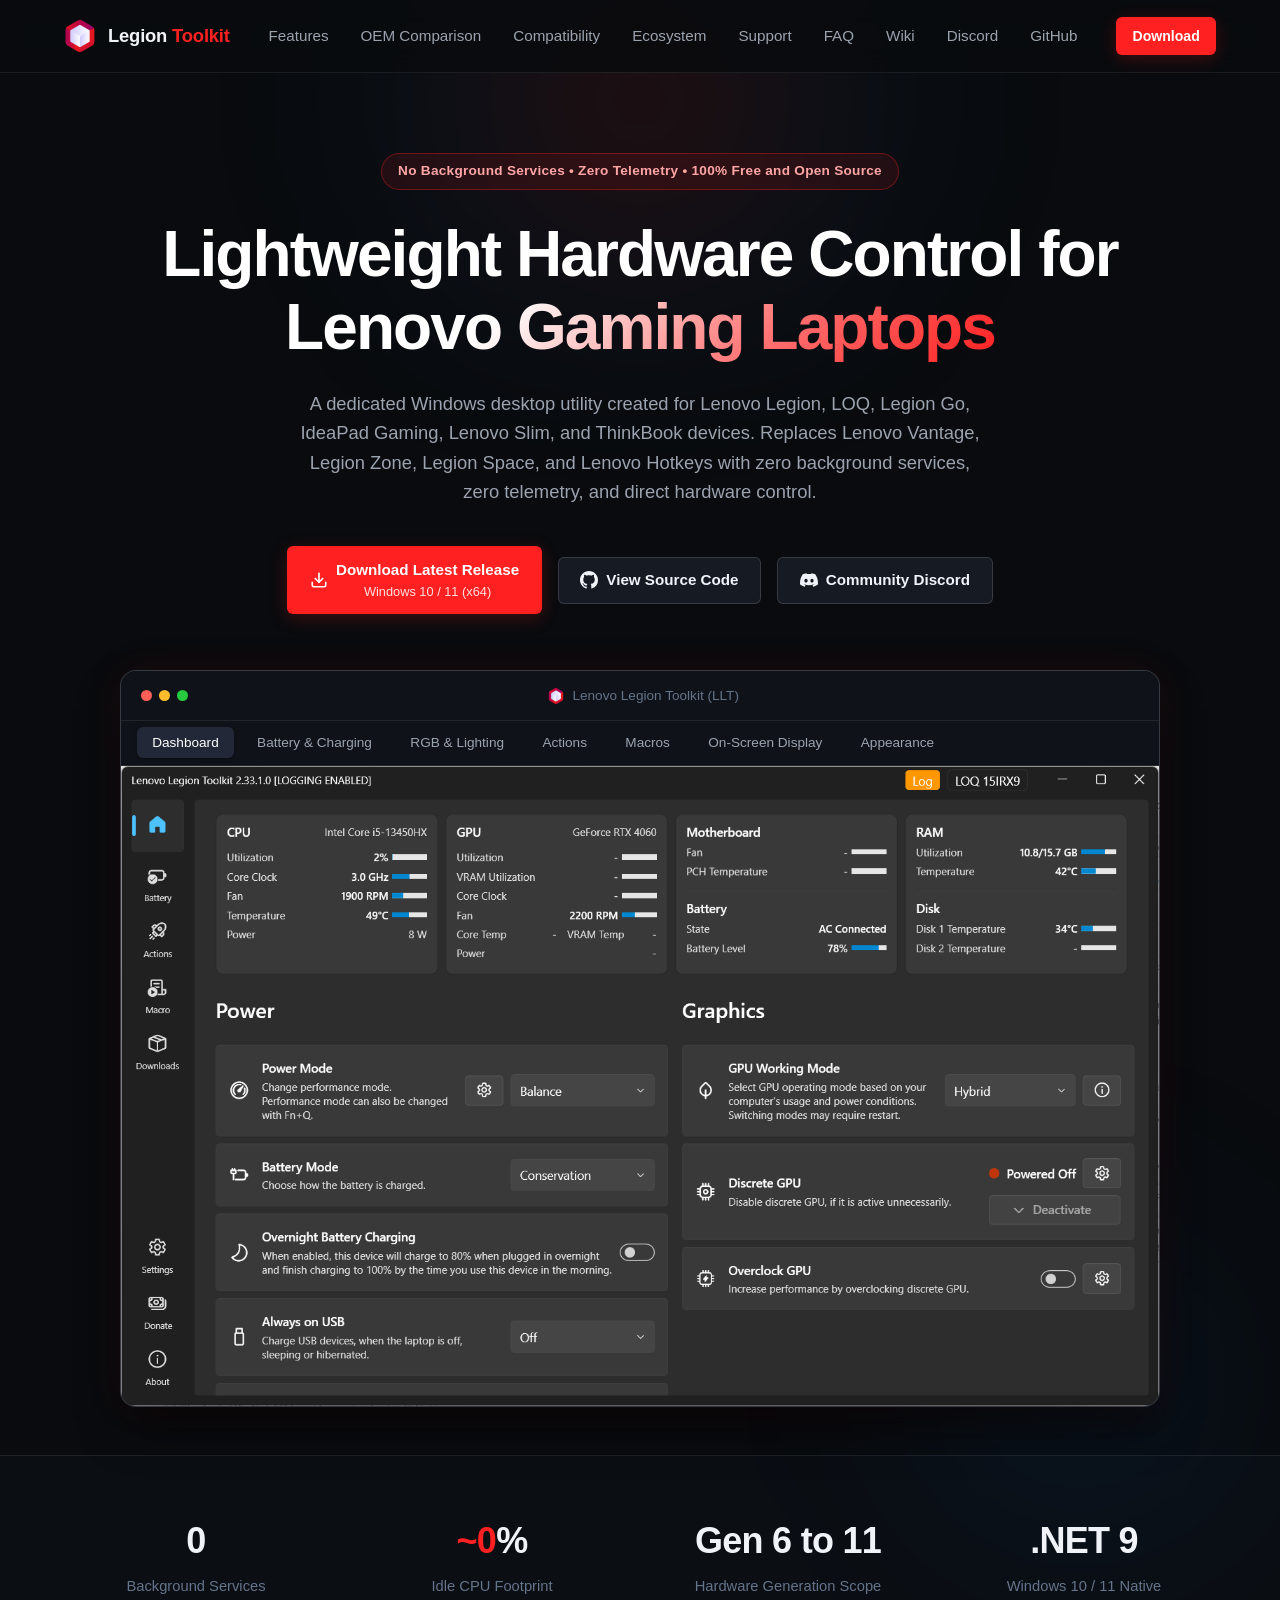
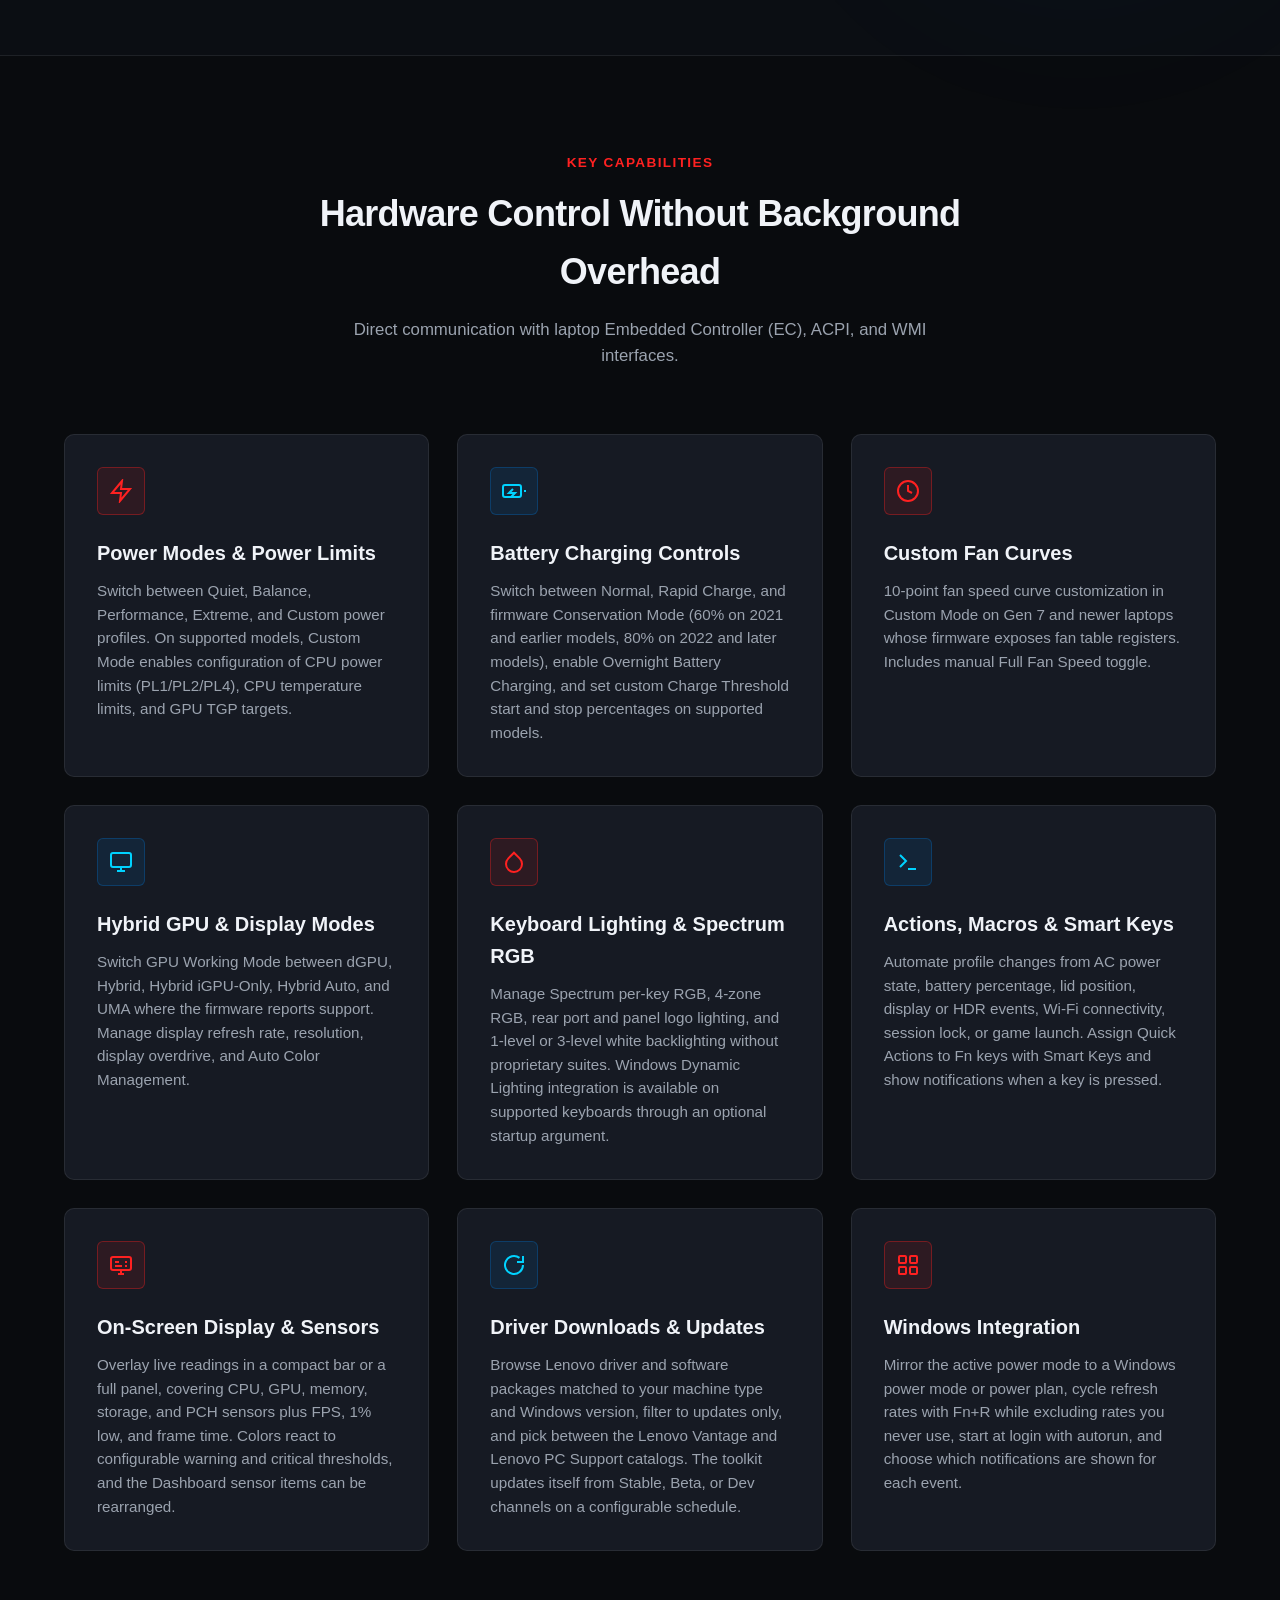
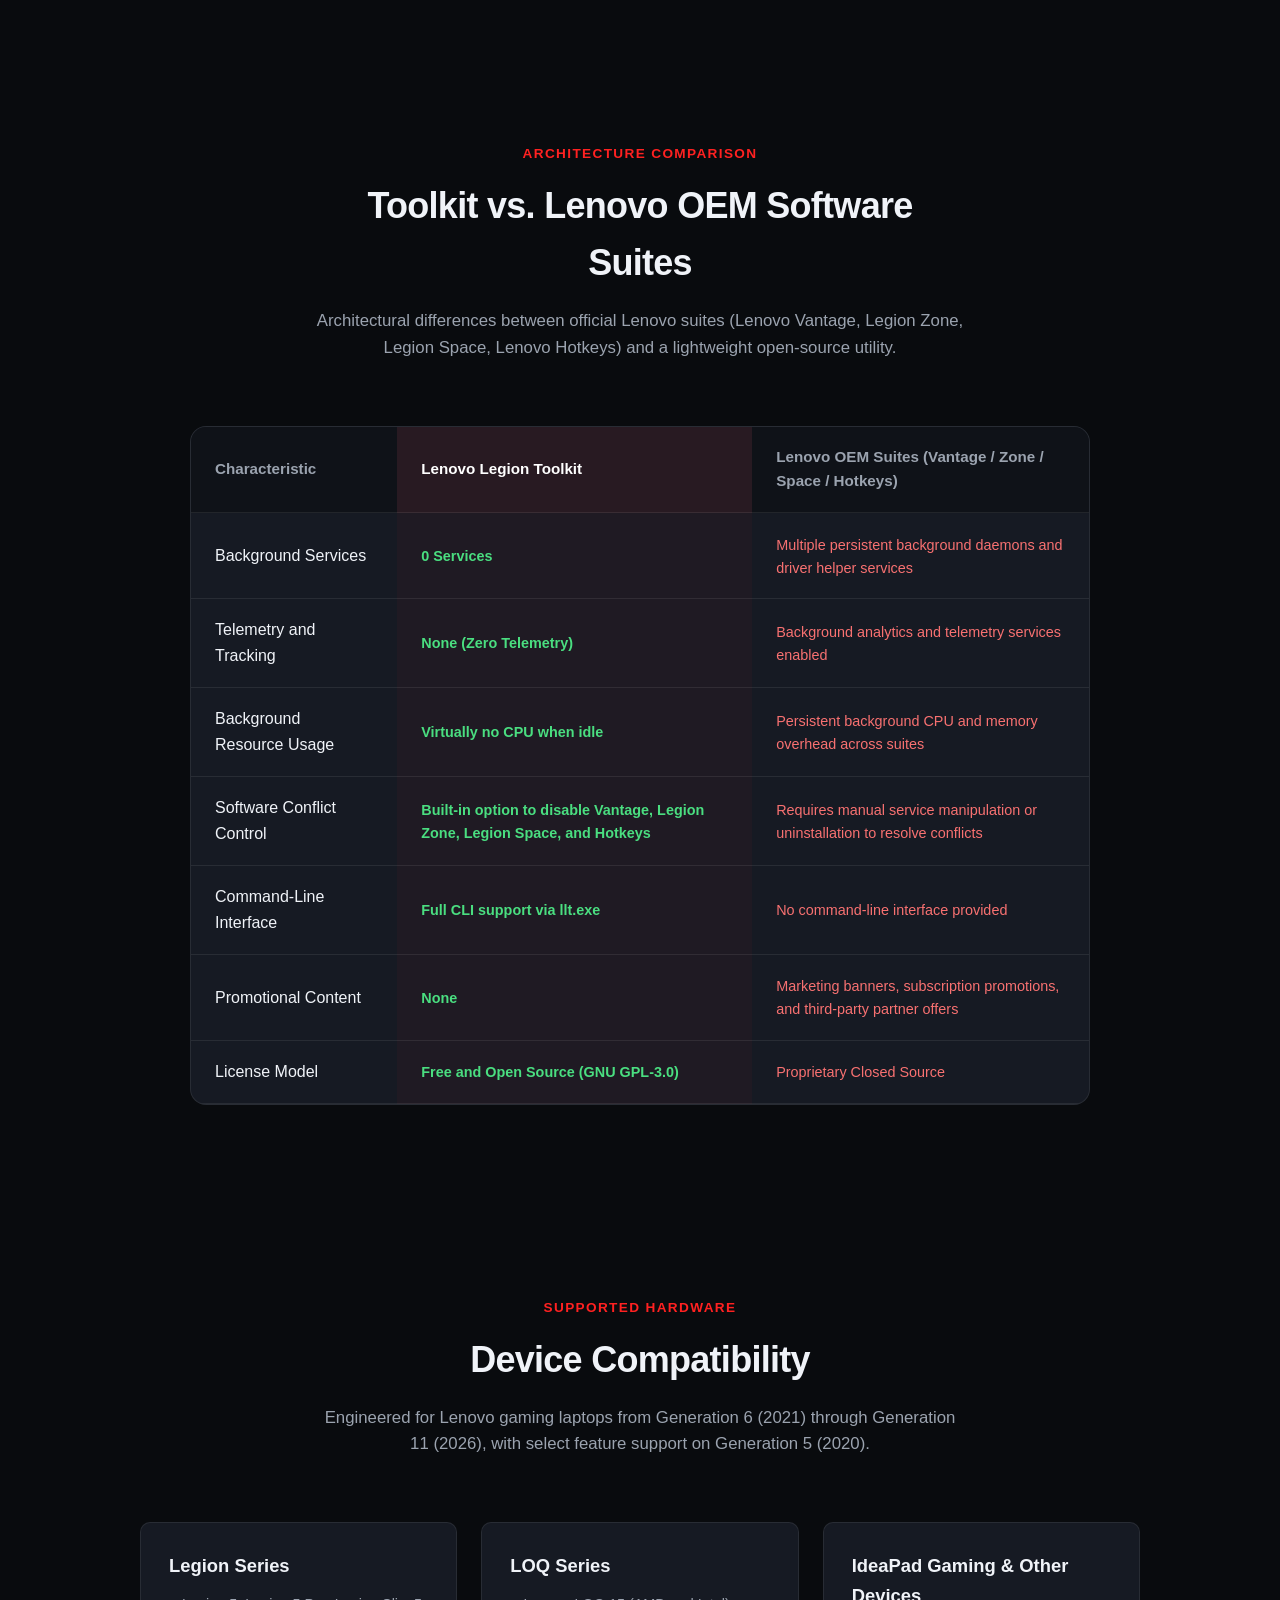
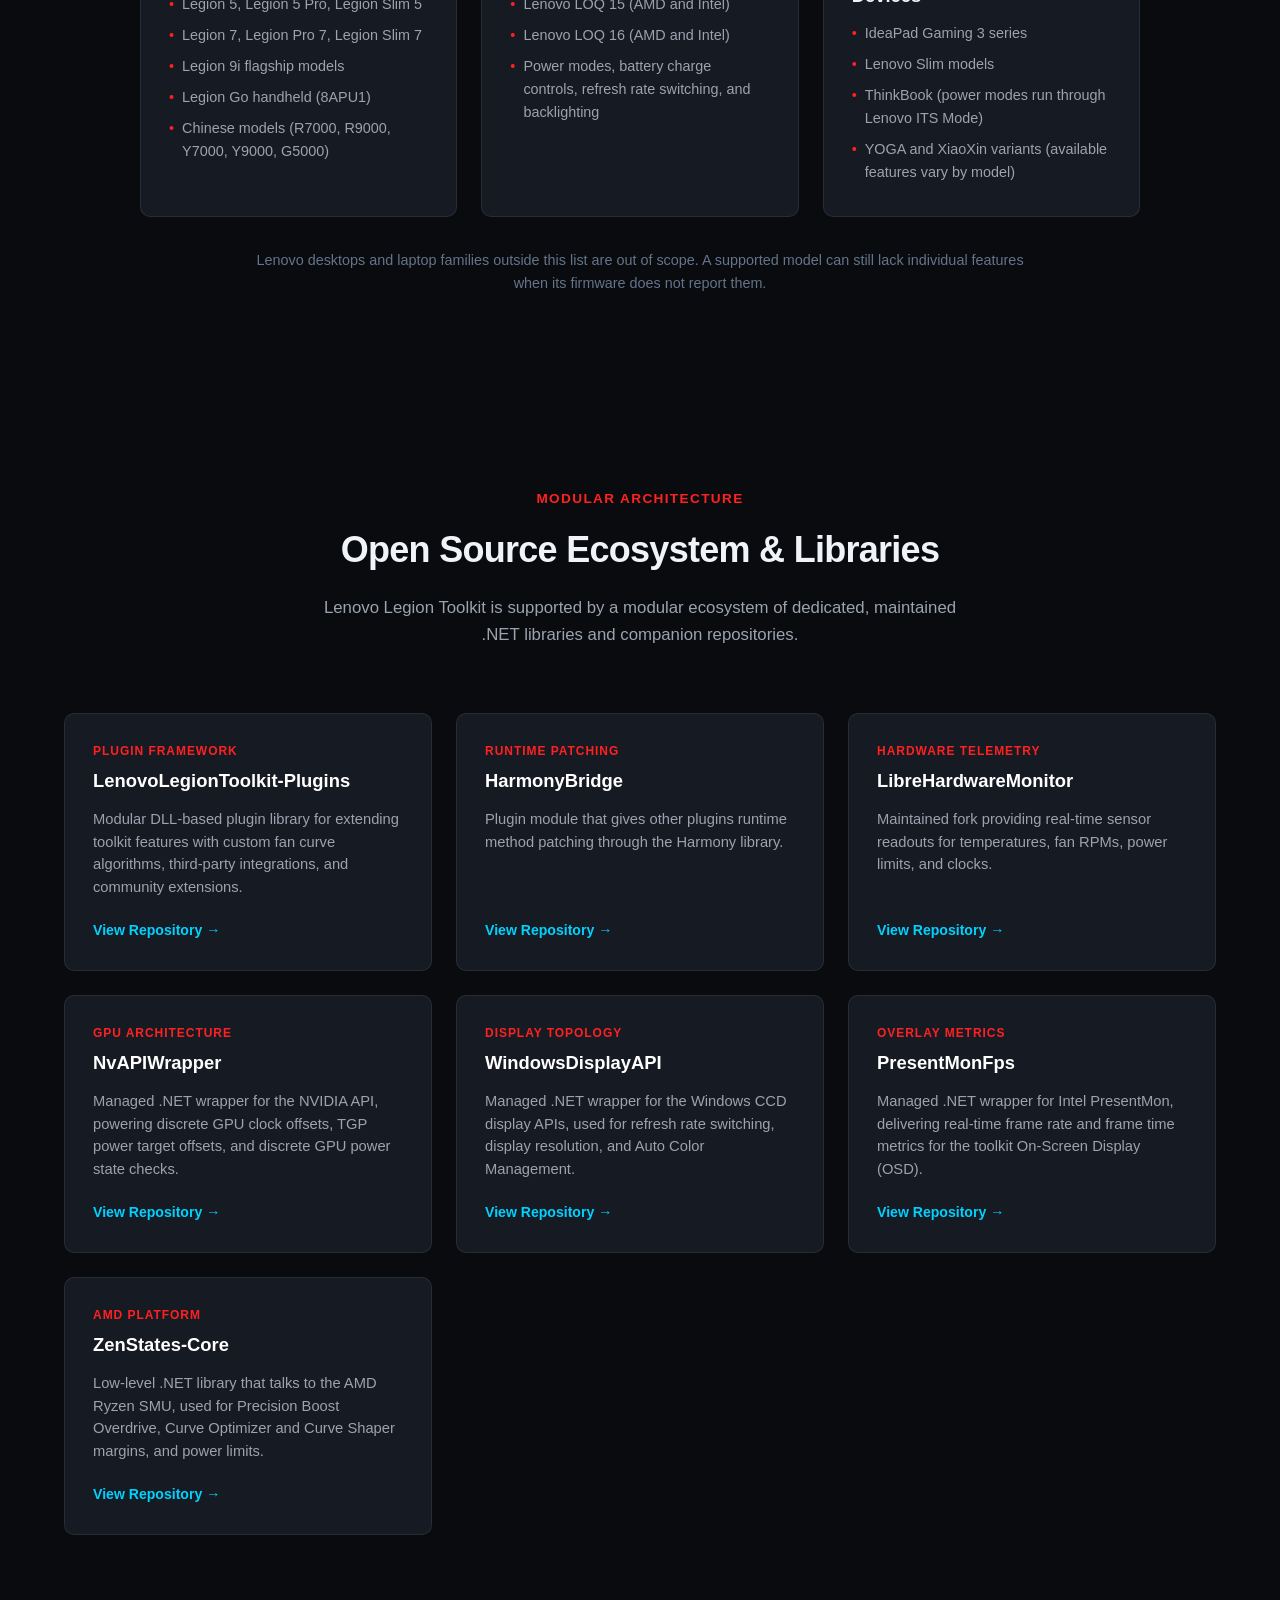
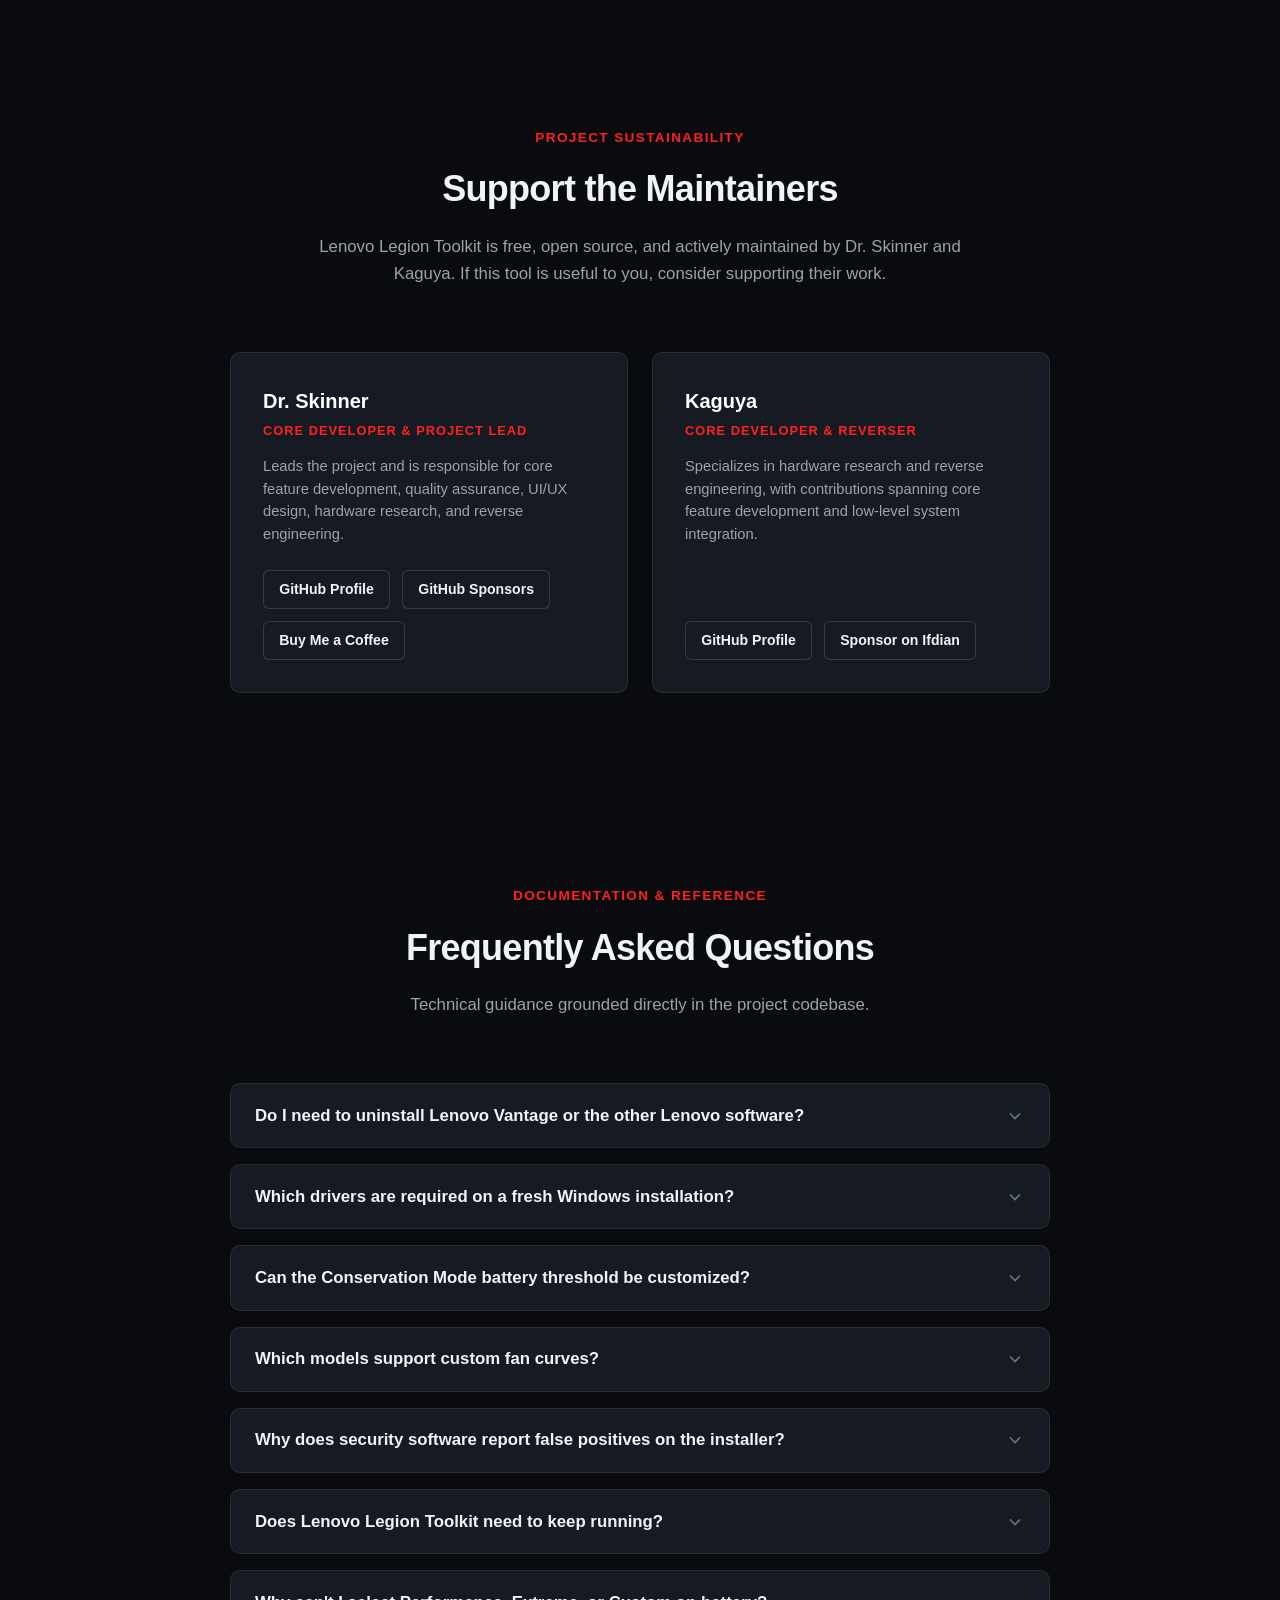
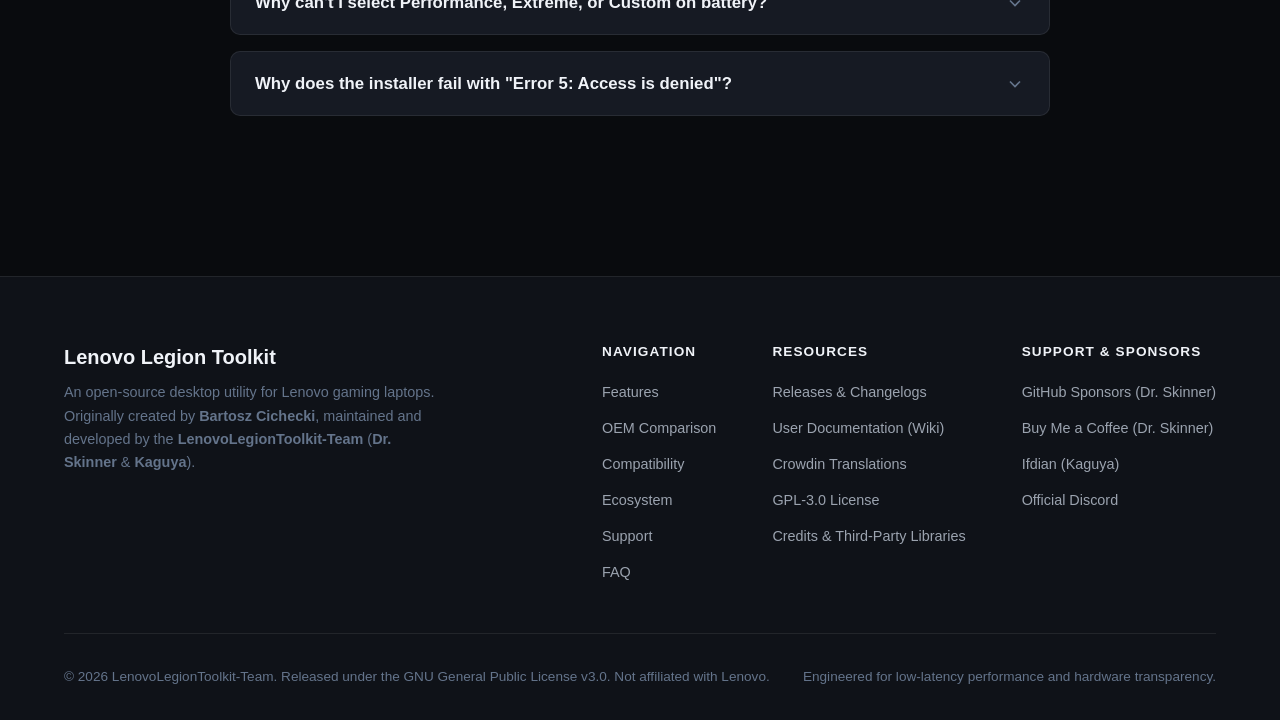
<file: index.html>
<!DOCTYPE html>
<html lang="en">
<head>
  <meta charset="UTF-8">
  <meta name="viewport" content="width=device-width, initial-scale=1.0">
  <title>Lenovo Legion Toolkit - Control Utility for Lenovo Laptops</title>
  <meta name="description" content="A lightweight, resource-efficient desktop utility for Lenovo Legion, LOQ, and IdeaPad laptops. Replaces Lenovo Vantage, Legion Zone, Legion Space, and Lenovo Hotkeys with zero background services and zero telemetry.">
  
  <!-- OpenGraph Metadata -->
  <meta property="og:title" content="Lenovo Legion Toolkit (LLT)">
  <meta property="og:description" content="Lightweight open-source control utility for Lenovo Legion, LOQ, and IdeaPad laptops. Replaces Lenovo Vantage, Legion Zone, Legion Space, and Lenovo Hotkeys with zero background services and zero telemetry.">
  <meta property="og:image" content="assets/Main_DarkMode.png">
  <meta property="og:url" content="https://lenovolegiontoolkit-team.github.io/">
  <meta property="og:type" content="website">

  <!-- Favicon -->
  <link rel="icon" type="image/png" href="assets/logo.png">

  <!-- Stylesheet -->
  <link rel="stylesheet" href="style.css">
</head>
<body>

  <!-- Ambient Background Glows -->
  <div class="ambient-glow-1"></div>
  <div class="ambient-glow-2"></div>

  <!-- Navigation Bar -->
  <header class="navbar">
    <div class="container nav-container">
      <a href="#" class="brand">
        <img src="assets/logo.png" alt="Lenovo Legion Toolkit Logo">
        <span>Legion <span class="accent">Toolkit</span></span>
      </a>

      <button class="mobile-toggle" aria-label="Toggle navigation menu" aria-expanded="false" aria-controls="primaryNavigation">
        <svg width="24" height="24" viewBox="0 0 24 24" fill="none" stroke="currentColor" stroke-width="2">
          <line x1="3" y1="12" x2="21" y2="12"></line>
          <line x1="3" y1="6" x2="21" y2="6"></line>
          <line x1="3" y1="18" x2="21" y2="18"></line>
        </svg>
      </button>

      <nav class="nav-links" id="primaryNavigation">
        <a href="#features">Features</a>
        <a href="#comparison">OEM Comparison</a>
        <a href="#compatibility">Compatibility</a>
        <a href="#ecosystem">Ecosystem</a>
        <a href="#support">Support</a>
        <a href="#faq">FAQ</a>
        <a href="wiki/">Wiki</a>
        <a href="https://discord.gg/TB3ER8ZVdt" target="_blank" rel="noopener">Discord</a>
        <a href="https://github.com/LenovoLegionToolkit-Team/LenovoLegionToolkit" target="_blank" rel="noopener">GitHub</a>
      </nav>

      <div class="nav-actions">
        <a href="https://github.com/LenovoLegionToolkit-Team/LenovoLegionToolkit/releases/latest" class="btn btn-primary btn-sm" id="navDownloadBtn">
          Download
        </a>
      </div>
    </div>
  </header>

  <!-- Hero Section -->
  <main>
    <section class="hero">
      <div class="container">
        
        <div class="hero-badge">
          No Background Services • Zero Telemetry • 100% Free and Open Source
        </div>

        <h1>
          Lightweight Hardware Control for<br>
          <span class="gradient-text">Lenovo Gaming Laptops</span>
        </h1>

        <p class="hero-description">
          A dedicated Windows desktop utility created for Lenovo Legion, LOQ, Legion Go, IdeaPad Gaming, Lenovo Slim, and ThinkBook devices.
          Replaces Lenovo Vantage, Legion Zone, Legion Space, and Lenovo Hotkeys with zero background services, zero telemetry, and direct hardware control.
        </p>

        <div class="hero-cta">
          <a href="https://github.com/LenovoLegionToolkit-Team/LenovoLegionToolkit/releases/latest" class="btn btn-primary" id="primaryDownloadBtn">
            <svg width="18" height="18" viewBox="0 0 24 24" fill="none" stroke="currentColor" stroke-width="2.2" stroke-linecap="round" stroke-linejoin="round">
              <path d="M21 15v4a2 2 0 0 1-2 2H5a2 2 0 0 1-2-2v-4"></path>
              <polyline points="7 10 12 15 17 10"></polyline>
              <line x1="12" y1="15" x2="12" y2="3"></line>
            </svg>
            <div>
              <span>Download Latest Release</span>
              <span class="version-subtext" id="releaseVersion">Windows 10 / 11 (x64)</span>
            </div>
          </a>

          <a href="https://github.com/LenovoLegionToolkit-Team/LenovoLegionToolkit" class="btn btn-secondary" target="_blank" rel="noopener">
            <svg width="18" height="18" viewBox="0 0 24 24" fill="currentColor">
              <path d="M12 0C5.37 0 0 5.37 0 12c0 5.31 3.435 9.795 8.205 11.385.6.105.825-.255.825-.57 0-.285-.015-1.23-.015-2.235-3.015.555-3.795-.735-4.035-1.41-.135-.345-.72-1.41-1.23-1.695-.42-.225-1.02-.78-.015-.795.945-.015 1.62.87 1.845 1.23 1.08 1.815 2.805 1.305 3.495.99.105-.78.42-1.305.765-1.605-2.67-.3-5.46-1.335-5.46-5.925 0-1.305.465-2.385 1.23-3.225-.12-.3-.54-1.53.12-3.18 0 0 1.005-.315 3.3 1.23.96-.27 1.98-.405 3-.405s2.04.135 3 .405c2.295-1.56 3.3-1.23 3.3-1.23.66 1.65.24 2.88.12 3.18.765.84 1.23 1.905 1.23 3.225 0 4.605-2.805 5.625-5.475 5.925.435.375.81 1.095.81 2.22 0 1.605-.015 2.895-.015 3.3 0 .315.225.69.825.57A12.02 12.02 0 0 0 24 12c0-6.63-5.37-12-12-12z"/>
            </svg>
            View Source Code
          </a>

          <a href="https://discord.gg/TB3ER8ZVdt" class="btn btn-secondary" target="_blank" rel="noopener">
            <svg width="18" height="18" viewBox="0 0 24 24" fill="currentColor">
              <path d="M20.317 4.37a19.791 19.791 0 0 0-4.885-1.515.074.074 0 0 0-.079.037c-.21.375-.444.864-.608 1.25a18.27 18.27 0 0 0-5.487 0 12.64 12.64 0 0 0-.617-1.25.077.077 0 0 0-.079-.037A19.736 19.736 0 0 0 3.677 4.37a.07.07 0 0 0-.032.027C.533 9.046-.32 13.58.099 18.057a.082.082 0 0 0 .031.057 19.9 19.9 0 0 0 5.993 3.03.078.078 0 0 0 .084-.028c.462-.63.874-1.295 1.226-1.994.021-.041.001-.09-.041-.106a13.107 13.107 0 0 1-1.872-.892.077.077 0 0 1-.008-.128 10.2 10.2 0 0 0 .372-.292.074.074 0 0 1 .077-.01c3.929 1.793 8.18 1.793 12.061 0a.074.074 0 0 1 .078.01c.12.098.246.198.373.292a.077.077 0 0 1-.006.127 12.299 12.299 0 0 1-1.873.894.077.077 0 0 0-.041.107c.36.698.772 1.362 1.225 1.993a.076.076 0 0 0 .084.028 19.839 19.839 0 0 0 6.002-3.03.077.077 0 0 0 .032-.054c.5-5.177-.838-9.674-3.549-13.66a.061.061 0 0 0-.031-.028zM8.02 15.33c-1.183 0-2.157-1.085-2.157-2.419 0-1.333.956-2.419 2.157-2.419 1.21 0 2.176 1.096 2.157 2.42 0 1.333-.956 2.418-2.157 2.418zm7.975 0c-1.183 0-2.157-1.085-2.157-2.419 0-1.333.955-2.419 2.157-2.419 1.21 0 2.176 1.096 2.157 2.42 0 1.333-.946 2.418-2.157 2.418z"/>
            </svg>
            Community Discord
          </a>
        </div>

        <!-- Interactive App Window Mockup -->
        <div class="showcase-wrapper">
          <div class="window-header">
            <div class="window-dots">
              <span class="dot dot-red"></span>
              <span class="dot dot-yellow"></span>
              <span class="dot dot-green"></span>
            </div>
            <div class="window-title">
              <img src="assets/logo.png" width="16" height="16" alt="Icon">
              Lenovo Legion Toolkit (LLT)
            </div>
            <div style="width: 40px;"></div>
          </div>

          <div class="showcase-tabs">
            <button class="tab-btn active" data-src="assets/Main_DarkMode.png" data-alt="Main Dashboard in Dark Mode">Dashboard</button>
            <button class="tab-btn" data-src="assets/Battery.png" data-alt="Battery Health and Power Settings">Battery & Charging</button>
            <button class="tab-btn" data-src="assets/Keyboard_DynamicLighting.png" data-alt="Keyboard Dynamic Lighting">RGB & Lighting</button>
            <button class="tab-btn" data-src="assets/Actions.png" data-alt="Actions and Automations">Actions</button>
            <button class="tab-btn" data-src="assets/Macro.png" data-alt="Macro Configuration">Macros</button>
            <button class="tab-btn" data-src="assets/OSD_BarStyle.png" data-alt="On-Screen Display Bar Style">On-Screen Display</button>
            <button class="tab-btn" data-src="assets/Settings_Appearance.png" data-alt="Appearance and Theme Settings">Appearance</button>
          </div>

          <div class="showcase-screen">
            <img id="mockupImage" src="assets/Main_DarkMode.png" alt="Lenovo Legion Toolkit Main Dashboard">
          </div>
        </div>

      </div>
    </section>

    <!-- Metrics Strip -->
    <section class="metrics-strip">
      <div class="container">
        <div class="metrics-grid">
          <div class="metric-item">
            <h3>0</h3>
            <p>Background Services</p>
          </div>
          <div class="metric-item">
            <h3><span class="accent">~0</span>%</h3>
            <p>Idle CPU Footprint</p>
          </div>
          <div class="metric-item">
            <h3>Gen 6 to 11</h3>
            <p>Hardware Generation Scope</p>
          </div>
          <div class="metric-item">
            <h3>.NET 9</h3>
            <p>Windows 10 / 11 Native</p>
          </div>
        </div>
      </div>
    </section>

    <!-- Feature Cards Grid -->
    <section class="section" id="features">
      <div class="container">
        
        <div class="section-header">
          <div class="section-tag">Key Capabilities</div>
          <h2>Hardware Control Without Background Overhead</h2>
          <p>Direct communication with laptop Embedded Controller (EC), ACPI, and WMI interfaces.</p>
        </div>

        <div class="features-grid">
          
          <div class="feature-card">
            <div class="feature-icon-wrapper">
              <svg viewBox="0 0 24 24" fill="none" stroke="currentColor" stroke-width="2">
                <polygon points="13 2 3 14 12 14 11 22 21 10 12 10 13 2"></polygon>
              </svg>
            </div>
            <h3>Power Modes & Power Limits</h3>
            <p>Switch between Quiet, Balance, Performance, Extreme, and Custom power profiles. On supported models, Custom Mode enables configuration of CPU power limits (PL1/PL2/PL4), CPU temperature limits, and GPU TGP targets.</p>
          </div>

          <div class="feature-card">
            <div class="feature-icon-wrapper blue">
              <svg viewBox="0 0 24 24" fill="none" stroke="currentColor" stroke-width="2">
                <rect x="1" y="6" width="18" height="12" rx="2"></rect>
                <line x1="23" y1="13" x2="23" y2="11"></line>
                <polyline points="11 10 7 14 13 14 9 18"></polyline>
              </svg>
            </div>
            <h3>Battery Charging Controls</h3>
            <p>Switch between Normal, Rapid Charge, and firmware Conservation Mode (60% on 2021 and earlier models, 80% on 2022 and later models), enable Overnight Battery Charging, and set custom Charge Threshold start and stop percentages on supported models.</p>
          </div>

          <div class="feature-card">
            <div class="feature-icon-wrapper">
              <svg viewBox="0 0 24 24" fill="none" stroke="currentColor" stroke-width="2">
                <circle cx="12" cy="12" r="10"></circle>
                <path d="M12 6v6l4 2"></path>
              </svg>
            </div>
            <h3>Custom Fan Curves</h3>
            <p>10-point fan speed curve customization in Custom Mode on Gen 7 and newer laptops whose firmware exposes fan table registers. Includes manual Full Fan Speed toggle.</p>
          </div>

          <div class="feature-card">
            <div class="feature-icon-wrapper blue">
              <svg viewBox="0 0 24 24" fill="none" stroke="currentColor" stroke-width="2">
                <rect x="2" y="3" width="20" height="14" rx="2" ry="2"></rect>
                <line x1="8" y1="21" x2="16" y2="21"></line>
                <line x1="12" y1="17" x2="12" y2="21"></line>
              </svg>
            </div>
            <h3>Hybrid GPU & Display Modes</h3>
            <p>Switch GPU Working Mode between dGPU, Hybrid, Hybrid iGPU-Only, Hybrid Auto, and UMA where the firmware reports support. Manage display refresh rate, resolution, display overdrive, and Auto Color Management.</p>
          </div>

          <div class="feature-card">
            <div class="feature-icon-wrapper">
              <svg viewBox="0 0 24 24" fill="none" stroke="currentColor" stroke-width="2">
                <path d="M12 2.69l5.66 5.66a8 8 0 1 1-11.31 0z"></path>
              </svg>
            </div>
            <h3>Keyboard Lighting & Spectrum RGB</h3>
            <p>Manage Spectrum per-key RGB, 4-zone RGB, rear port and panel logo lighting, and 1-level or 3-level white backlighting without proprietary suites. Windows Dynamic Lighting integration is available on supported keyboards through an optional startup argument.</p>
          </div>

          <div class="feature-card">
            <div class="feature-icon-wrapper blue">
              <svg viewBox="0 0 24 24" fill="none" stroke="currentColor" stroke-width="2">
                <polyline points="4 17 10 11 4 5"></polyline>
                <line x1="12" y1="19" x2="20" y2="19"></line>
              </svg>
            </div>
            <h3>Actions, Macros & Smart Keys</h3>
            <p>Automate profile changes from AC power state, battery percentage, lid position, display or HDR events, Wi-Fi connectivity, session lock, or game launch. Assign Quick Actions to Fn keys with Smart Keys and show notifications when a key is pressed.</p>
          </div>

          <div class="feature-card">
            <div class="feature-icon-wrapper">
              <svg viewBox="0 0 24 24" fill="none" stroke="currentColor" stroke-width="2">
                <rect x="2" y="4" width="20" height="13" rx="2"></rect>
                <path d="M6 9h4"></path>
                <path d="M6 13h7"></path>
                <path d="M16 9h2"></path>
                <path d="M16 13h2"></path>
                <line x1="9" y1="21" x2="15" y2="21"></line>
                <line x1="12" y1="17" x2="12" y2="21"></line>
              </svg>
            </div>
            <h3>On-Screen Display & Sensors</h3>
            <p>Overlay live readings in a compact bar or a full panel, covering CPU, GPU, memory, storage, and PCH sensors plus FPS, 1% low, and frame time. Colors react to configurable warning and critical thresholds, and the Dashboard sensor items can be rearranged.</p>
          </div>

          <div class="feature-card">
            <div class="feature-icon-wrapper blue">
              <svg viewBox="0 0 24 24" fill="none" stroke="currentColor" stroke-width="2">
                <path d="M21 12a9 9 0 1 1-3.5-7.1"></path>
                <polyline points="21 3 21 9 15 9"></polyline>
              </svg>
            </div>
            <h3>Driver Downloads & Updates</h3>
            <p>Browse Lenovo driver and software packages matched to your machine type and Windows version, filter to updates only, and pick between the Lenovo Vantage and Lenovo PC Support catalogs. The toolkit updates itself from Stable, Beta, or Dev channels on a configurable schedule.</p>
          </div>

          <div class="feature-card">
            <div class="feature-icon-wrapper">
              <svg viewBox="0 0 24 24" fill="none" stroke="currentColor" stroke-width="2">
                <rect x="3" y="3" width="7" height="7" rx="1"></rect>
                <rect x="14" y="3" width="7" height="7" rx="1"></rect>
                <rect x="3" y="14" width="7" height="7" rx="1"></rect>
                <rect x="14" y="14" width="7" height="7" rx="1"></rect>
              </svg>
            </div>
            <h3>Windows Integration</h3>
            <p>Mirror the active power mode to a Windows power mode or power plan, cycle refresh rates with Fn+R while excluding rates you never use, start at login with autorun, and choose which notifications are shown for each event.</p>
          </div>

        </div>

      </div>
    </section>

    <!-- OEM Suites vs LLT Comparison -->
    <section class="section" id="comparison">
      <div class="container">
        
        <div class="section-header">
          <div class="section-tag">Architecture Comparison</div>
          <h2>Toolkit vs. Lenovo OEM Software Suites</h2>
          <p>Architectural differences between official Lenovo suites (Lenovo Vantage, Legion Zone, Legion Space, Lenovo Hotkeys) and a lightweight open-source utility.</p>
        </div>

        <div class="comparison-card">
          <table class="comp-table">
            <thead>
              <tr>
                <th>Characteristic</th>
                <th class="highlight">Lenovo Legion Toolkit</th>
                <th>Lenovo OEM Suites (Vantage / Zone / Space / Hotkeys)</th>
              </tr>
            </thead>
            <tbody>
              <tr>
                <td>Background Services</td>
                <td class="highlight"><span class="status-badge status-good">0 Services</span></td>
                <td><span class="status-badge status-bad">Multiple persistent background daemons and driver helper services</span></td>
              </tr>
              <tr>
                <td>Telemetry and Tracking</td>
                <td class="highlight"><span class="status-badge status-good">None (Zero Telemetry)</span></td>
                <td><span class="status-badge status-bad">Background analytics and telemetry services enabled</span></td>
              </tr>
              <tr>
                <td>Background Resource Usage</td>
                <td class="highlight"><span class="status-badge status-good">Virtually no CPU when idle</span></td>
                <td><span class="status-badge status-bad">Persistent background CPU and memory overhead across suites</span></td>
              </tr>
              <tr>
                <td>Software Conflict Control</td>
                <td class="highlight"><span class="status-badge status-good">Built-in option to disable Vantage, Legion Zone, Legion Space, and Hotkeys</span></td>
                <td><span class="status-badge status-bad">Requires manual service manipulation or uninstallation to resolve conflicts</span></td>
              </tr>
              <tr>
                <td>Command-Line Interface</td>
                <td class="highlight"><span class="status-badge status-good">Full CLI support via llt.exe</span></td>
                <td><span class="status-badge status-bad">No command-line interface provided</span></td>
              </tr>
              <tr>
                <td>Promotional Content</td>
                <td class="highlight"><span class="status-badge status-good">None</span></td>
                <td><span class="status-badge status-bad">Marketing banners, subscription promotions, and third-party partner offers</span></td>
              </tr>
              <tr>
                <td>License Model</td>
                <td class="highlight"><span class="status-badge status-good">Free and Open Source (GNU GPL-3.0)</span></td>
                <td><span class="status-badge status-bad">Proprietary Closed Source</span></td>
              </tr>
            </tbody>
          </table>
        </div>

      </div>
    </section>

    <!-- Compatibility Section -->
    <section class="section" id="compatibility">
      <div class="container">
        
        <div class="section-header">
          <div class="section-tag">Supported Hardware</div>
          <h2>Device Compatibility</h2>
          <p>Engineered for Lenovo gaming laptops from Generation 6 (2021) through Generation 11 (2026), with select feature support on Generation 5 (2020).</p>
        </div>

        <div class="devices-grid">
          
          <div class="device-card">
            <h4>Legion Series</h4>
            <ul>
              <li>Legion 5, Legion 5 Pro, Legion Slim 5</li>
              <li>Legion 7, Legion Pro 7, Legion Slim 7</li>
              <li>Legion 9i flagship models</li>
              <li>Legion Go handheld (8APU1)</li>
              <li>Chinese models (R7000, R9000, Y7000, Y9000, G5000)</li>
            </ul>
          </div>

          <div class="device-card">
            <h4>LOQ Series</h4>
            <ul>
              <li>Lenovo LOQ 15 (AMD and Intel)</li>
              <li>Lenovo LOQ 16 (AMD and Intel)</li>
              <li>Power modes, battery charge controls, refresh rate switching, and backlighting</li>
            </ul>
          </div>

          <div class="device-card">
            <h4>IdeaPad Gaming & Other Devices</h4>
            <ul>
              <li>IdeaPad Gaming 3 series</li>
              <li>Lenovo Slim models</li>
              <li>ThinkBook (power modes run through Lenovo ITS Mode)</li>
              <li>YOGA and XiaoXin variants (available features vary by model)</li>
            </ul>
          </div>

        </div>

        <p class="section-note">
          Lenovo desktops and laptop families outside this list are out of scope. A supported model can still lack individual features when its firmware does not report them.
        </p>

      </div>
    </section>

    <!-- Ecosystem Section -->
    <section class="section" id="ecosystem">
      <div class="container">
        
        <div class="section-header">
          <div class="section-tag">Modular Architecture</div>
          <h2>Open Source Ecosystem & Libraries</h2>
          <p>Lenovo Legion Toolkit is supported by a modular ecosystem of dedicated, maintained .NET libraries and companion repositories.</p>
        </div>

        <div class="ecosystem-grid">
          
          <div class="ecosystem-card">
            <div>
              <div class="ecosystem-card-header">
                <div class="ecosystem-card-tag">Plugin Framework</div>
                <h4>LenovoLegionToolkit-Plugins</h4>
              </div>
              <p>Modular DLL-based plugin library for extending toolkit features with custom fan curve algorithms, third-party integrations, and community extensions.</p>
            </div>
            <a href="https://github.com/LenovoLegionToolkit-Team/LenovoLegionToolkit-Plugins" class="ecosystem-card-link" target="_blank" rel="noopener">
              View Repository &rarr;
            </a>
          </div>

          <div class="ecosystem-card">
            <div>
              <div class="ecosystem-card-header">
                <div class="ecosystem-card-tag">Runtime Patching</div>
                <h4>HarmonyBridge</h4>
              </div>
              <p>Plugin module that gives other plugins runtime method patching through the Harmony library.</p>
            </div>
            <a href="https://github.com/LenovoLegionToolkit-Team/HarmonyBridge" class="ecosystem-card-link" target="_blank" rel="noopener">
              View Repository &rarr;
            </a>
          </div>

          <div class="ecosystem-card">
            <div>
              <div class="ecosystem-card-header">
                <div class="ecosystem-card-tag">Hardware Telemetry</div>
                <h4>LibreHardwareMonitor</h4>
              </div>
              <p>Maintained fork providing real-time sensor readouts for temperatures, fan RPMs, power limits, and clocks.</p>
            </div>
            <a href="https://github.com/LenovoLegionToolkit-Team/LibreHardwareMonitor" class="ecosystem-card-link" target="_blank" rel="noopener">
              View Repository &rarr;
            </a>
          </div>

          <div class="ecosystem-card">
            <div>
              <div class="ecosystem-card-header">
                <div class="ecosystem-card-tag">GPU Architecture</div>
                <h4>NvAPIWrapper</h4>
              </div>
              <p>Managed .NET wrapper for the NVIDIA API, powering discrete GPU clock offsets, TGP power target offsets, and discrete GPU power state checks.</p>
            </div>
            <a href="https://github.com/LenovoLegionToolkit-Team/NvAPIWrapper" class="ecosystem-card-link" target="_blank" rel="noopener">
              View Repository &rarr;
            </a>
          </div>

          <div class="ecosystem-card">
            <div>
              <div class="ecosystem-card-header">
                <div class="ecosystem-card-tag">Display Topology</div>
                <h4>WindowsDisplayAPI</h4>
              </div>
              <p>Managed .NET wrapper for the Windows CCD display APIs, used for refresh rate switching, display resolution, and Auto Color Management.</p>
            </div>
            <a href="https://github.com/LenovoLegionToolkit-Team/WindowsDisplayAPI" class="ecosystem-card-link" target="_blank" rel="noopener">
              View Repository &rarr;
            </a>
          </div>

          <div class="ecosystem-card">
            <div>
              <div class="ecosystem-card-header">
                <div class="ecosystem-card-tag">Overlay Metrics</div>
                <h4>PresentMonFps</h4>
              </div>
              <p>Managed .NET wrapper for Intel PresentMon, delivering real-time frame rate and frame time metrics for the toolkit On-Screen Display (OSD).</p>
            </div>
            <a href="https://github.com/LenovoLegionToolkit-Team/PresentMonFps" class="ecosystem-card-link" target="_blank" rel="noopener">
              View Repository &rarr;
            </a>
          </div>

          <div class="ecosystem-card">
            <div>
              <div class="ecosystem-card-header">
                <div class="ecosystem-card-tag">AMD Platform</div>
                <h4>ZenStates-Core</h4>
              </div>
              <p>Low-level .NET library that talks to the AMD Ryzen SMU, used for Precision Boost Overdrive, Curve Optimizer and Curve Shaper margins, and power limits.</p>
            </div>
            <a href="https://github.com/LenovoLegionToolkit-Team/ZenStates-Core" class="ecosystem-card-link" target="_blank" rel="noopener">
              View Repository &rarr;
            </a>
          </div>

        </div>

      </div>
    </section>

    <!-- Support Maintainers Section -->
    <section class="section" id="support">
      <div class="container">
        
        <div class="section-header">
          <div class="section-tag">Project Sustainability</div>
          <h2>Support the Maintainers</h2>
          <p>Lenovo Legion Toolkit is free, open source, and actively maintained by Dr. Skinner and Kaguya. If this tool is useful to you, consider supporting their work.</p>
        </div>

        <div class="support-grid">
          
          <div class="support-card">
            <div>
              <h4>Dr. Skinner</h4>
              <div class="support-card-role">Core Developer & Project Lead</div>
              <p>Leads the project and is responsible for core feature development, quality assurance, UI/UX design, hardware research, and reverse engineering.</p>
            </div>
            <div class="support-buttons">
              <a href="https://github.com/Metanome" class="btn btn-secondary btn-sm" target="_blank" rel="noopener">
                GitHub Profile
              </a>
              <a href="https://github.com/sponsors/Metanome" class="btn btn-secondary btn-sm" target="_blank" rel="noopener">
                GitHub Sponsors
              </a>
              <a href="https://buymeacoffee.com/metanome" class="btn btn-secondary btn-sm" target="_blank" rel="noopener">
                Buy Me a Coffee
              </a>
            </div>
          </div>

          <div class="support-card">
            <div>
              <h4>Kaguya</h4>
              <div class="support-card-role">Core Developer & Reverser</div>
              <p>Specializes in hardware research and reverse engineering, with contributions spanning core feature development and low-level system integration.</p>
            </div>
            <div class="support-buttons">
              <a href="https://github.com/XKaguya" class="btn btn-secondary btn-sm" target="_blank" rel="noopener">
                GitHub Profile
              </a>
              <a href="https://ifdian.net/a/XKaguya" class="btn btn-secondary btn-sm" target="_blank" rel="noopener">
                Sponsor on Ifdian
              </a>
            </div>
          </div>

        </div>

      </div>
    </section>

    <!-- FAQ Accordion -->
    <section class="section" id="faq">
      <div class="container">
        
        <div class="section-header">
          <div class="section-tag">Documentation & Reference</div>
          <h2>Frequently Asked Questions</h2>
          <p>Technical guidance grounded directly in the project codebase.</p>
        </div>

        <div class="faq-list">
          
          <div class="faq-item">
            <button class="faq-question" aria-expanded="false">
              <span>Do I need to uninstall Lenovo Vantage or the other Lenovo software?</span>
              <svg width="20" height="20" viewBox="0 0 24 24" fill="none" stroke="currentColor" stroke-width="2">
                <polyline points="6 9 12 15 18 9"></polyline>
              </svg>
            </button>
            <div class="faq-answer">
              <p>No. Open Settings -> Software Control and turn off the toggles for the suites that are installed: Disable Lenovo Vantage and ImController, Disable Lenovo Hotkeys, Disable Legion Zone, and Disable Legion Space. Disabling them halts their services, scheduled tasks, and processes and avoids hardware communication conflicts without removing the applications.</p>
            </div>
          </div>

          <div class="faq-item">
            <button class="faq-question" aria-expanded="false">
              <span>Which drivers are required on a fresh Windows installation?</span>
              <svg width="20" height="20" viewBox="0 0 24 24" fill="none" stroke="currentColor" stroke-width="2">
                <polyline points="6 9 12 15 18 9"></polyline>
              </svg>
            </button>
            <div class="faq-answer">
              <p>On clean Windows installations, ensure Lenovo Energy Management and Lenovo Vantage Gaming Feature Driver are installed so hardware interfaces are accessible. These drivers are not required on Generation 10 and newer hardware.</p>
            </div>
          </div>

          <div class="faq-item">
            <button class="faq-question" aria-expanded="false">
              <span>Can the Conservation Mode battery threshold be customized?</span>
              <svg width="20" height="20" viewBox="0 0 24 24" fill="none" stroke="currentColor" stroke-width="2">
                <polyline points="6 9 12 15 18 9"></polyline>
              </svg>
            </button>
            <div class="faq-answer">
              <p>The Conservation Mode percentage is fixed in the laptop Embedded Controller firmware at 60% on 2021 and earlier models, or 80% on 2022 and later models. Models whose Lenovo power management driver exposes the PWRMGRV charge threshold keys also get a separate Charge Threshold setting with custom start and stop percentages.</p>
            </div>
          </div>

          <div class="faq-item">
            <button class="faq-question" aria-expanded="false">
              <span>Which models support custom fan curves?</span>
              <svg width="20" height="20" viewBox="0 0 24 24" fill="none" stroke="currentColor" stroke-width="2">
                <polyline points="6 9 12 15 18 9"></polyline>
              </svg>
            </button>
            <div class="faq-answer">
              <p>Custom fan curves are supported in Custom Mode on Generation 7 (2022) and newer laptops whose firmware exposes fan table registers. Custom fan curves are not available in Quiet, Balance, or Performance modes, nor on Generation 6 and older models due to hardware limitations.</p>
            </div>
          </div>

          <div class="faq-item">
            <button class="faq-question" aria-expanded="false">
              <span>Why does security software report false positives on the installer?</span>
              <svg width="20" height="20" viewBox="0 0 24 24" fill="none" stroke="currentColor" stroke-width="2">
                <polyline points="6 9 12 15 18 9"></polyline>
              </svg>
            </button>
            <div class="faq-answer">
              <p>The application interacts with low-level Windows APIs (WMI, EC driver communication, keyboard hooks) which can trigger generic heuristic scanner alerts. All release installers are built publicly via GitHub Actions and signed with the project certificate, which the built-in updater validates before installing an update.</p>
            </div>
          </div>

          <div class="faq-item">
            <button class="faq-question" aria-expanded="false">
              <span>Does Lenovo Legion Toolkit need to keep running?</span>
              <svg width="20" height="20" viewBox="0 0 24 24" fill="none" stroke="currentColor" stroke-width="2">
                <polyline points="6 9 12 15 18 9"></polyline>
              </svg>
            </button>
            <div class="faq-answer">
              <p>Yes, for every feature that reacts to system state. The toolkit installs no background service, so power mode and power plan synchronization, Actions, macros, and the on-screen display only run while the app is active. Enable Autorun and Minimize on Close in Settings -> App Behavior so it stays available in the system tray.</p>
            </div>
          </div>

          <div class="faq-item">
            <button class="faq-question" aria-expanded="false">
              <span>Why can't I select Performance, Extreme, or Custom on battery?</span>
              <svg width="20" height="20" viewBox="0 0 24 24" fill="none" stroke="currentColor" stroke-width="2">
                <polyline points="6 9 12 15 18 9"></polyline>
              </svg>
            </button>
            <div class="faq-answer">
              <p>Those modes are refused while the AC adapter is disconnected, because power limits are not applied correctly on battery power. The <code>--allow-all-power-modes-on-battery</code> startup argument removes the restriction, but settings may then be applied incorrectly and such configurations are unsupported.</p>
            </div>
          </div>

          <div class="faq-item">
            <button class="faq-question" aria-expanded="false">
              <span>Why does the installer fail with "Error 5: Access is denied"?</span>
              <svg width="20" height="20" viewBox="0 0 24 24" fill="none" stroke="currentColor" stroke-width="2">
                <polyline points="6 9 12 15 18 9"></polyline>
              </svg>
            </button>
            <div class="faq-answer">
              <p>That message comes from the installer bootstrap, not from Lenovo Legion Toolkit. Setup unpacks its own files into a temporary folder under <code>%LOCALAPPDATA%\Temp</code> named like <code>is-XXXXX.tmp</code> before any application code runs, so the error means Windows refused to create that folder. Copy the installer to a plain local folder such as your Downloads folder (<code>%USERPROFILE%\Downloads</code>) and run it again, and confirm that <code>%LOCALAPPDATA%\Temp</code> exists, that your account can create a folder inside it, and that security software is not blocking writes there.</p>
            </div>
          </div>

        </div>

      </div>
    </section>

  </main>

  <!-- Footer -->
  <footer class="site-footer">
    <div class="container">
      
      <div class="footer-top">
        <div class="footer-brand">
          <h4>Lenovo Legion Toolkit</h4>
          <p>An open-source desktop utility for Lenovo gaming laptops. Originally created by <strong>Bartosz Cichecki</strong>, maintained and developed by the <strong>LenovoLegionToolkit-Team</strong> (<strong>Dr. Skinner</strong> & <strong>Kaguya</strong>).</p>
        </div>

        <div class="footer-links-group">
          <div class="footer-col">
            <h5>Navigation</h5>
            <ul>
              <li><a href="#features">Features</a></li>
              <li><a href="#comparison">OEM Comparison</a></li>
              <li><a href="#compatibility">Compatibility</a></li>
              <li><a href="#ecosystem">Ecosystem</a></li>
              <li><a href="#support">Support</a></li>
              <li><a href="#faq">FAQ</a></li>
            </ul>
          </div>

          <div class="footer-col">
            <h5>Resources</h5>
            <ul>
              <li><a href="https://github.com/LenovoLegionToolkit-Team/LenovoLegionToolkit/releases" target="_blank" rel="noopener">Releases & Changelogs</a></li>
              <li><a href="wiki/">User Documentation (Wiki)</a></li>
              <li><a href="https://crowdin.com/project/lenovolegiontoolkit-unofficial" target="_blank" rel="noopener">Crowdin Translations</a></li>
              <li><a href="https://github.com/LenovoLegionToolkit-Team/LenovoLegionToolkit/blob/master/LICENSE" target="_blank" rel="noopener">GPL-3.0 License</a></li>
              <li><a href="https://github.com/LenovoLegionToolkit-Team/LenovoLegionToolkit#credits" target="_blank" rel="noopener">Credits & Third-Party Libraries</a></li>
            </ul>
          </div>

          <div class="footer-col">
            <h5>Support & Sponsors</h5>
            <ul>
              <li><a href="https://github.com/sponsors/Metanome" target="_blank" rel="noopener">GitHub Sponsors (Dr. Skinner)</a></li>
              <li><a href="https://buymeacoffee.com/metanome" target="_blank" rel="noopener">Buy Me a Coffee (Dr. Skinner)</a></li>
              <li><a href="https://ifdian.net/a/XKaguya" target="_blank" rel="noopener">Ifdian (Kaguya)</a></li>
              <li><a href="https://discord.gg/TB3ER8ZVdt" target="_blank" rel="noopener">Official Discord</a></li>
            </ul>
          </div>
        </div>
      </div>

      <div class="footer-bottom">
        <div>&copy; <span id="copyrightYear">2026</span> LenovoLegionToolkit-Team. Released under the GNU General Public License v3.0. Not affiliated with Lenovo.</div>
        <div>Engineered for low-latency performance and hardware transparency.</div>
      </div>

    </div>
  </footer>

  <!-- Scripts -->
  <script src="script.js"></script>
</body>
</html>
</file>
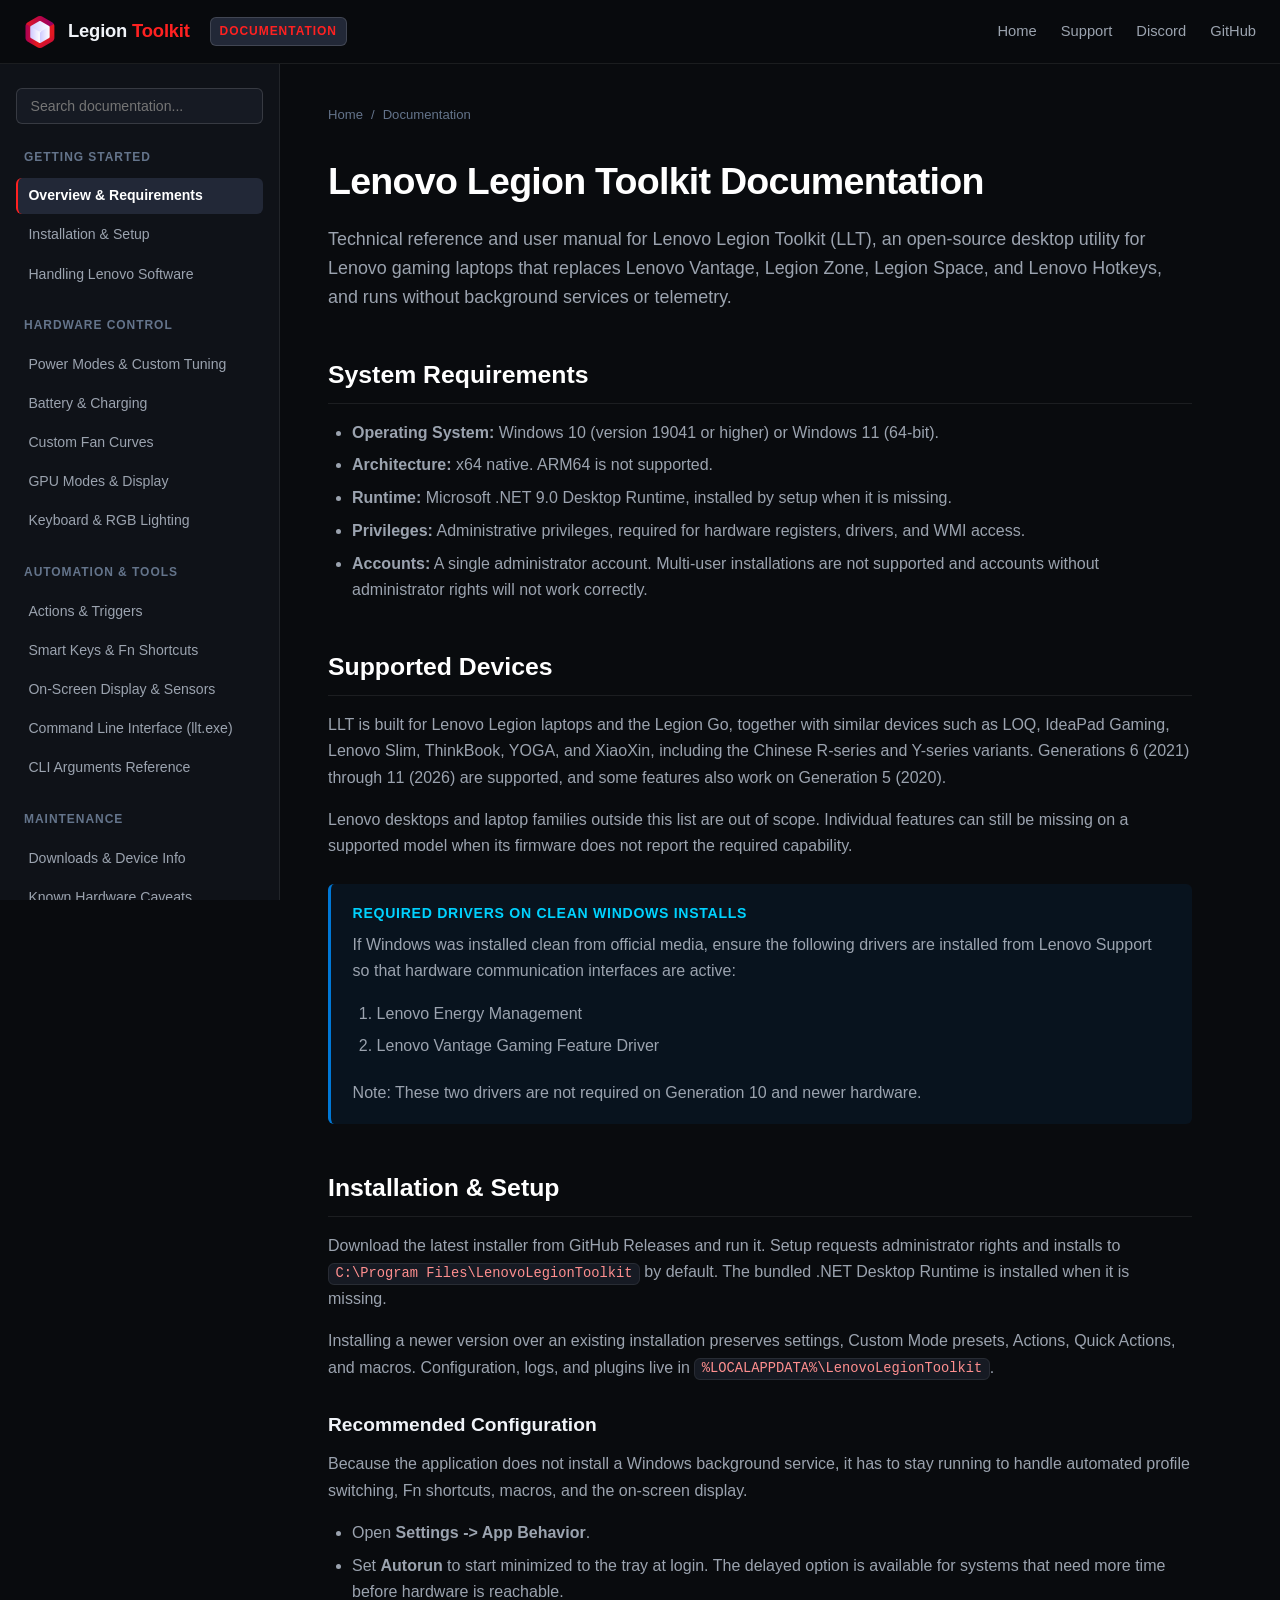
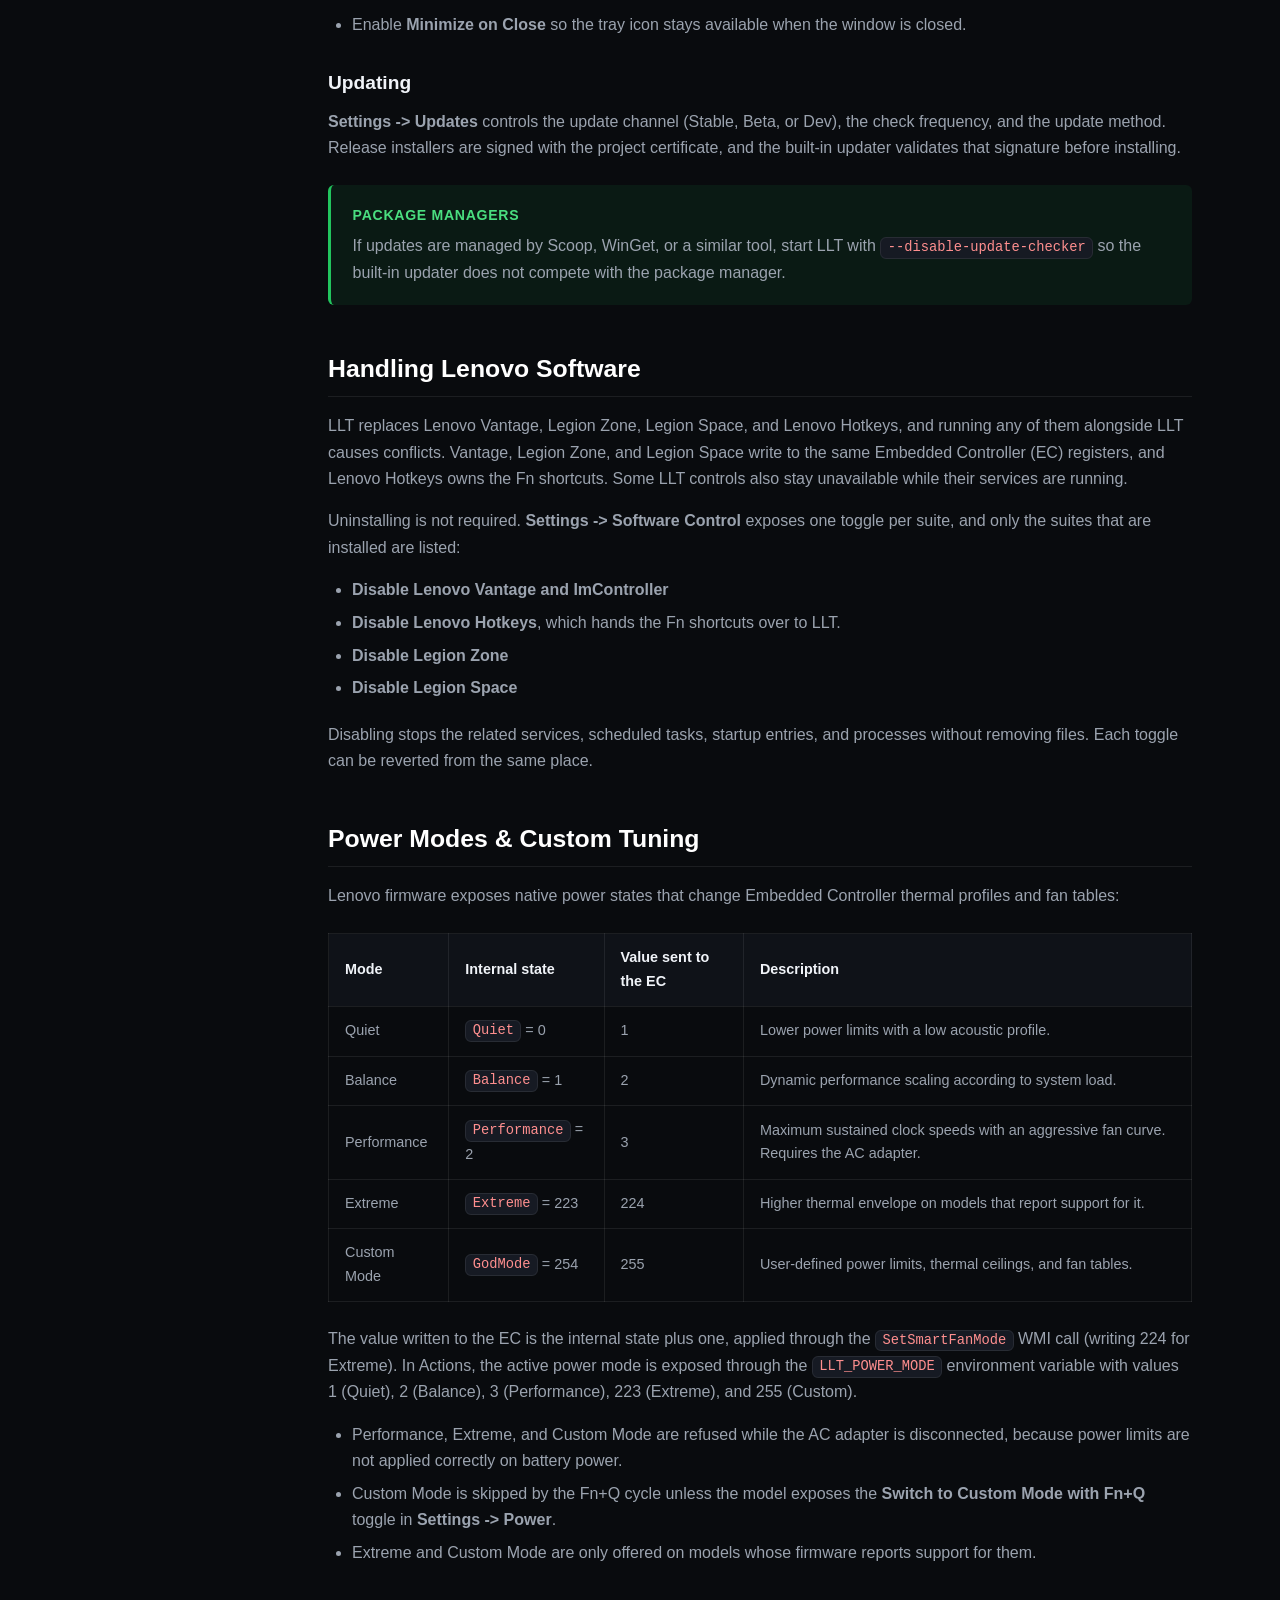
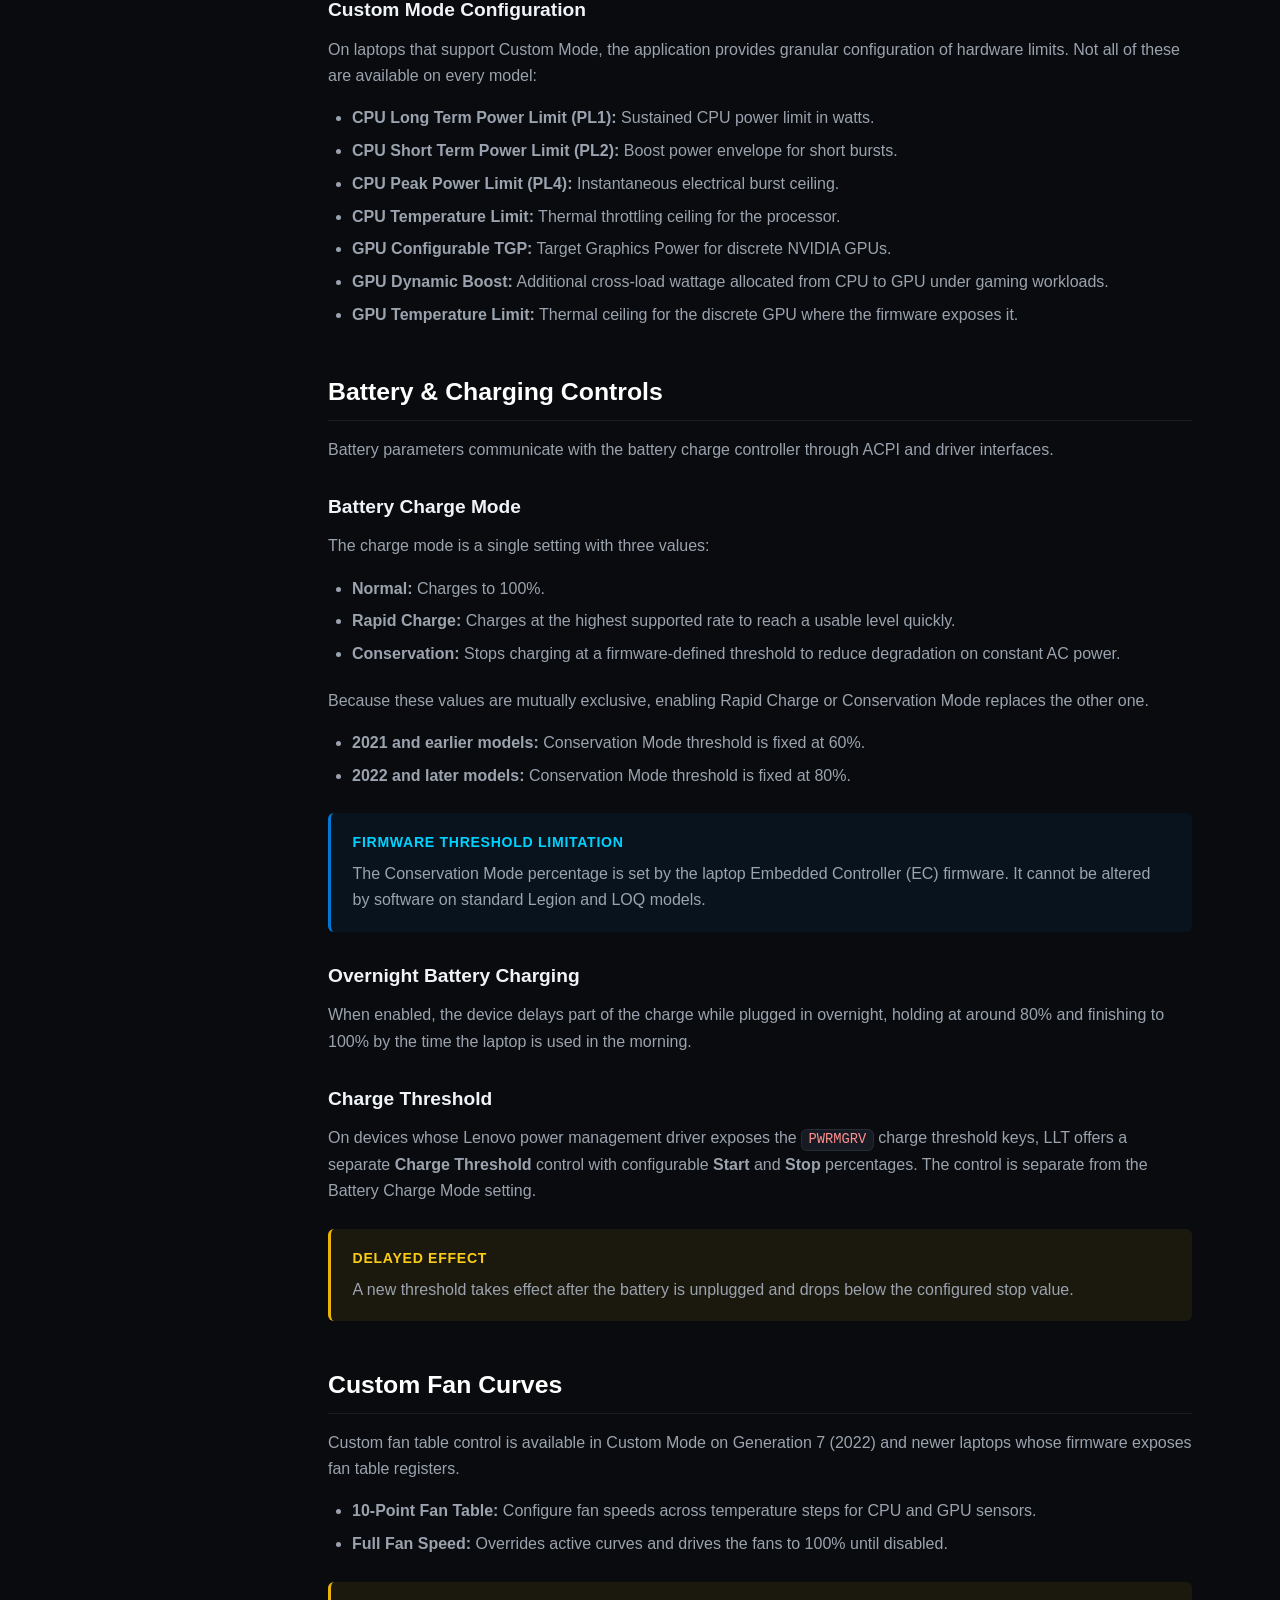
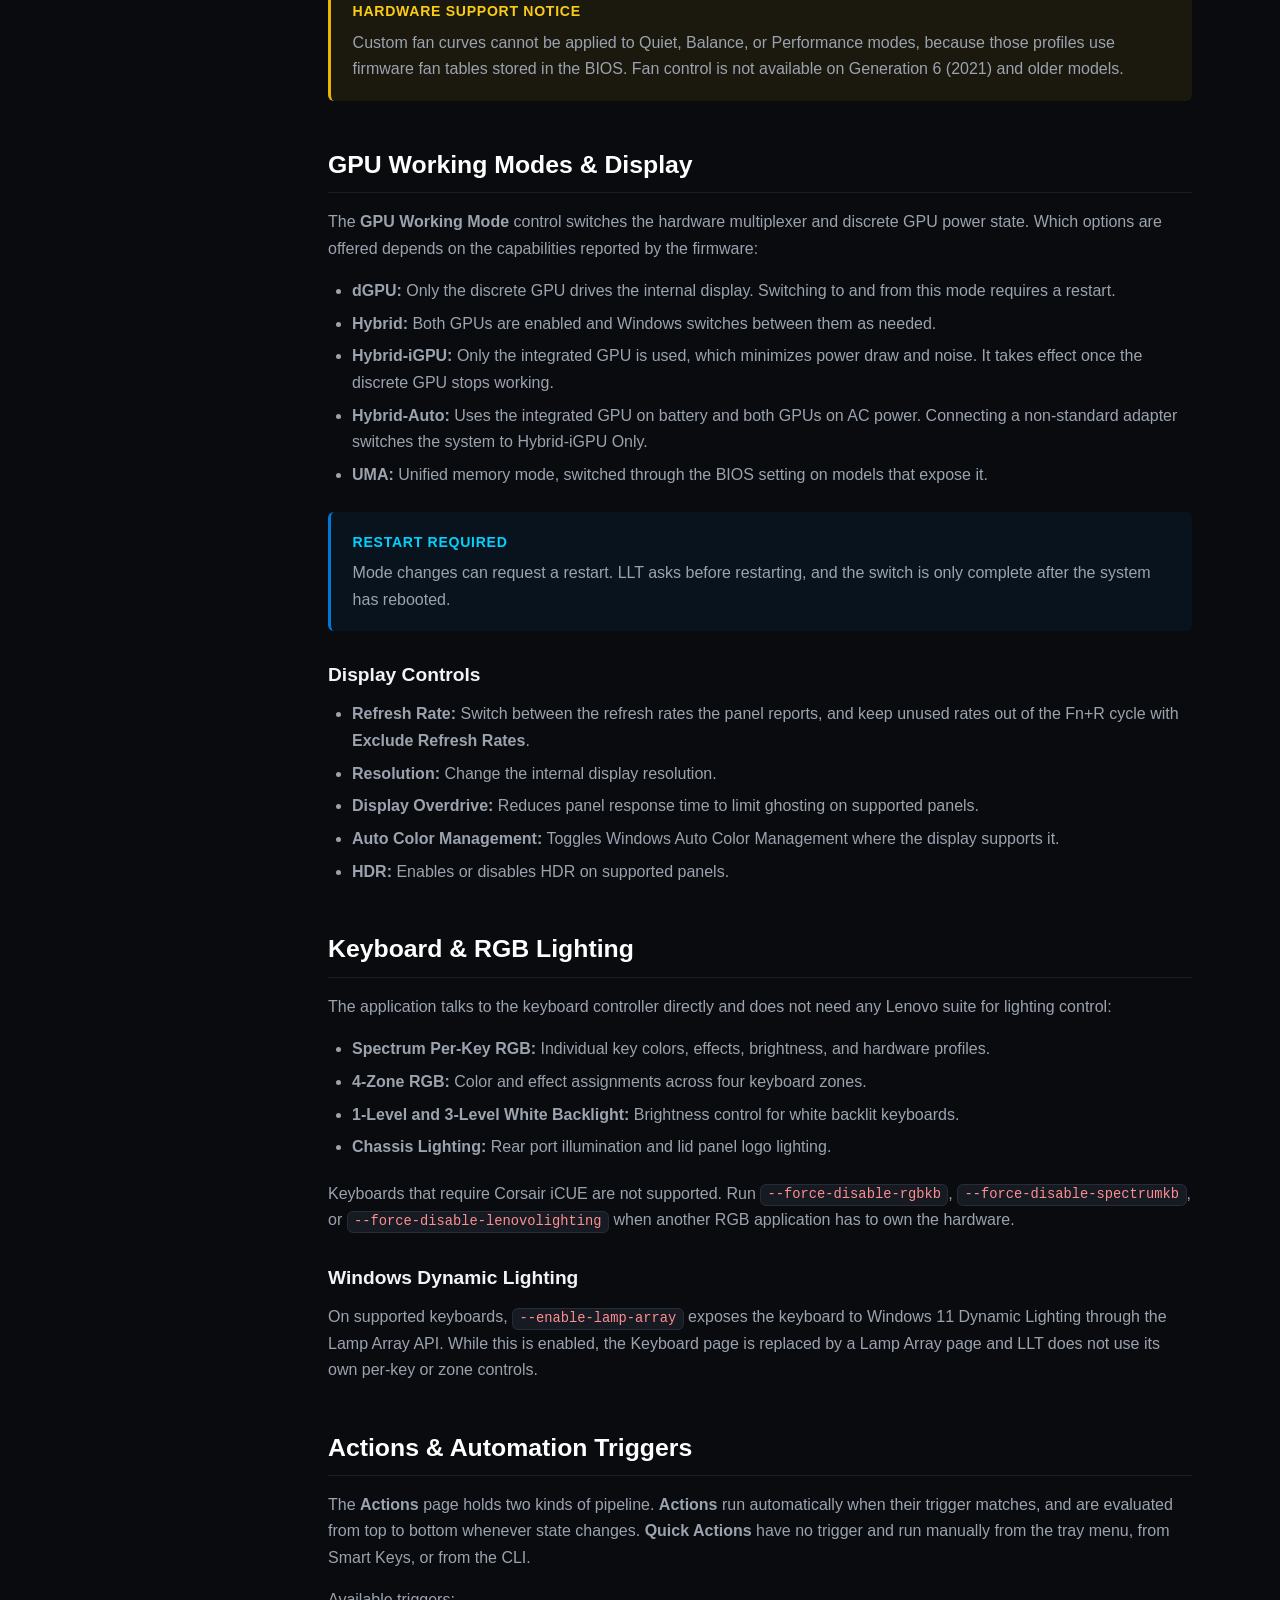
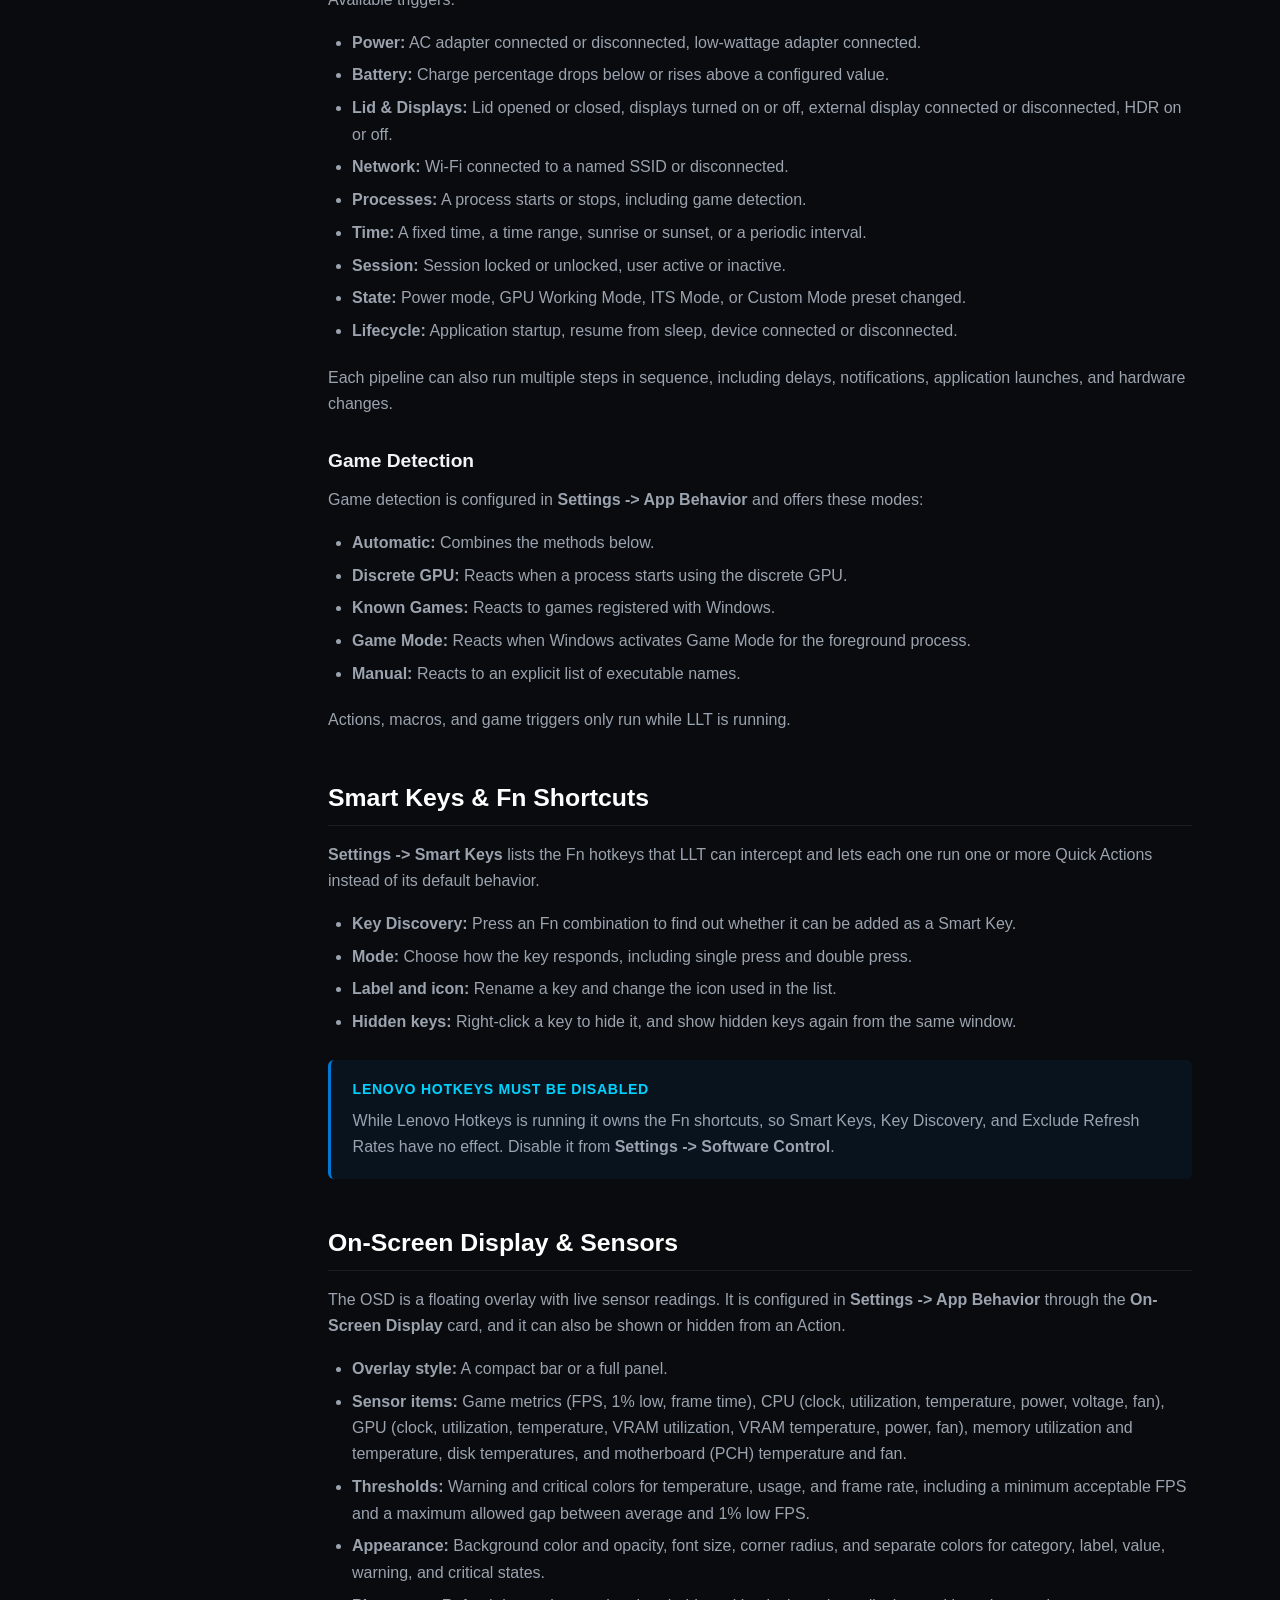
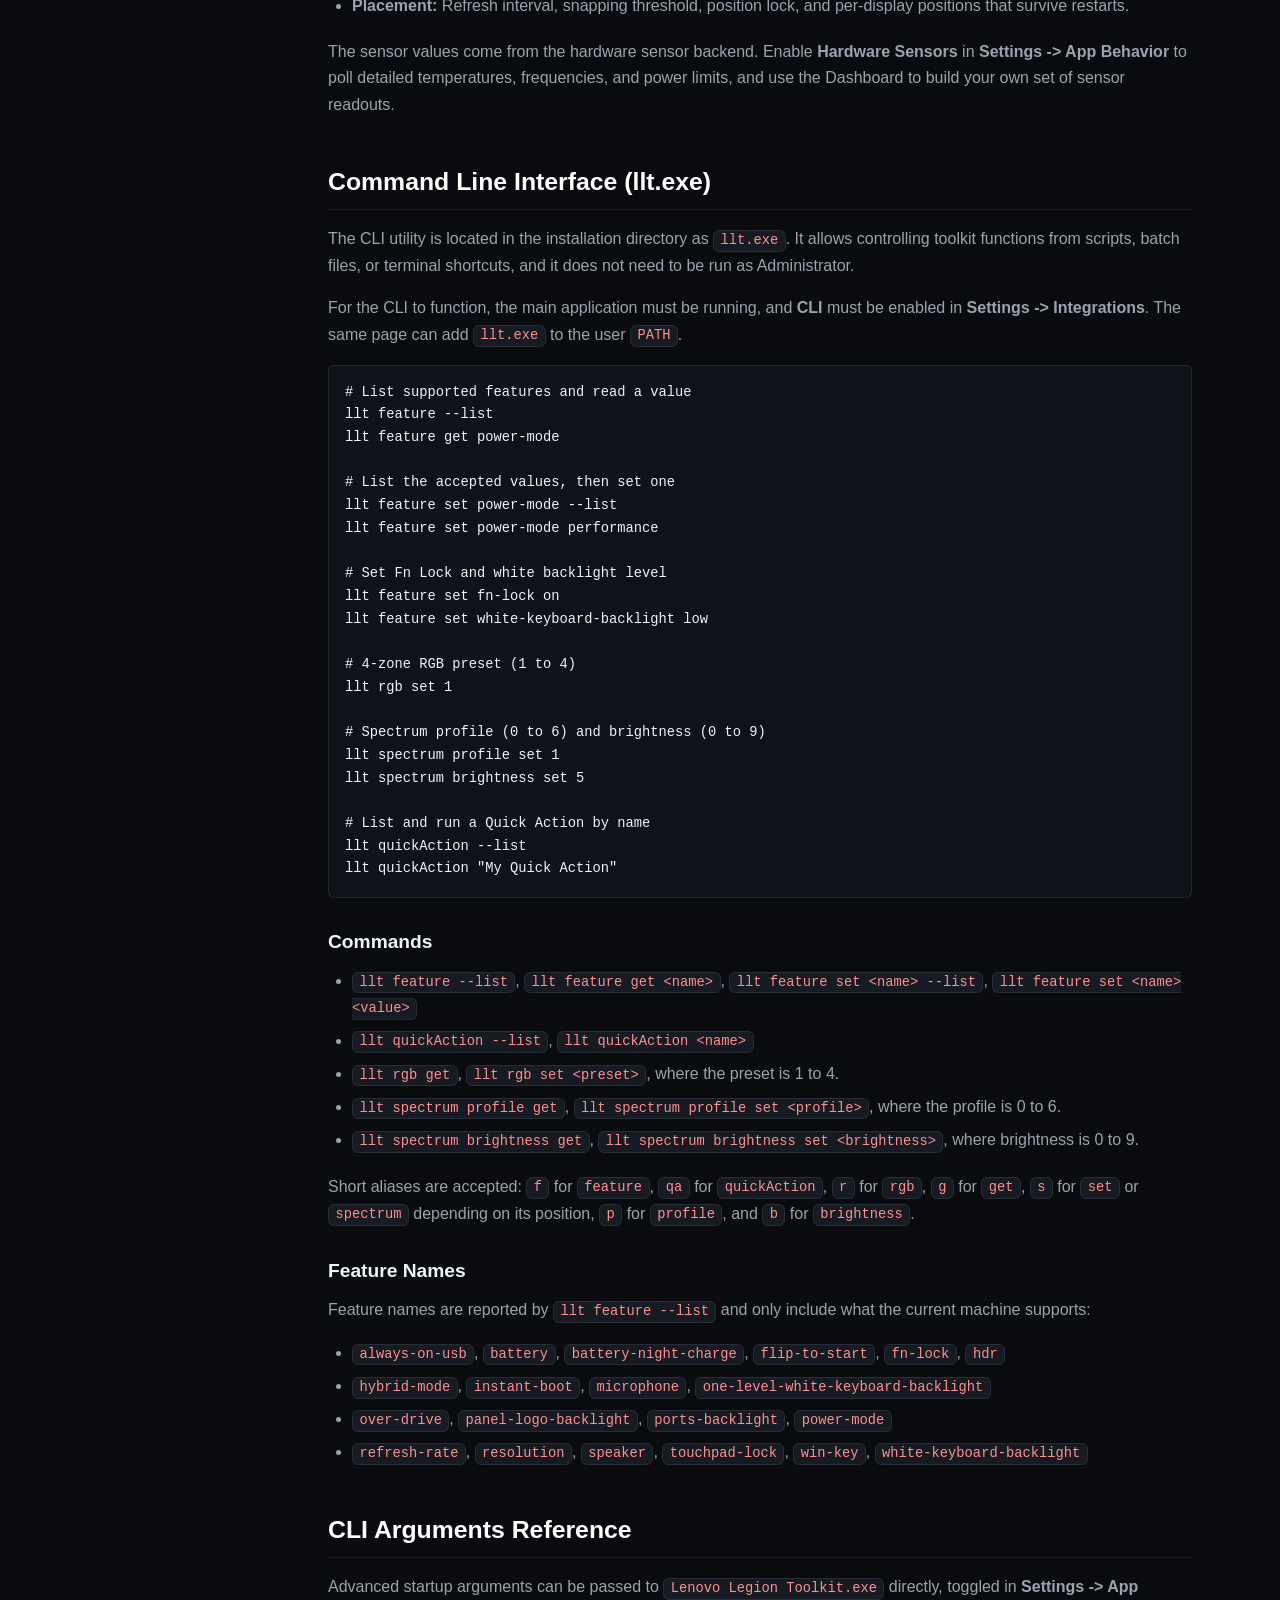
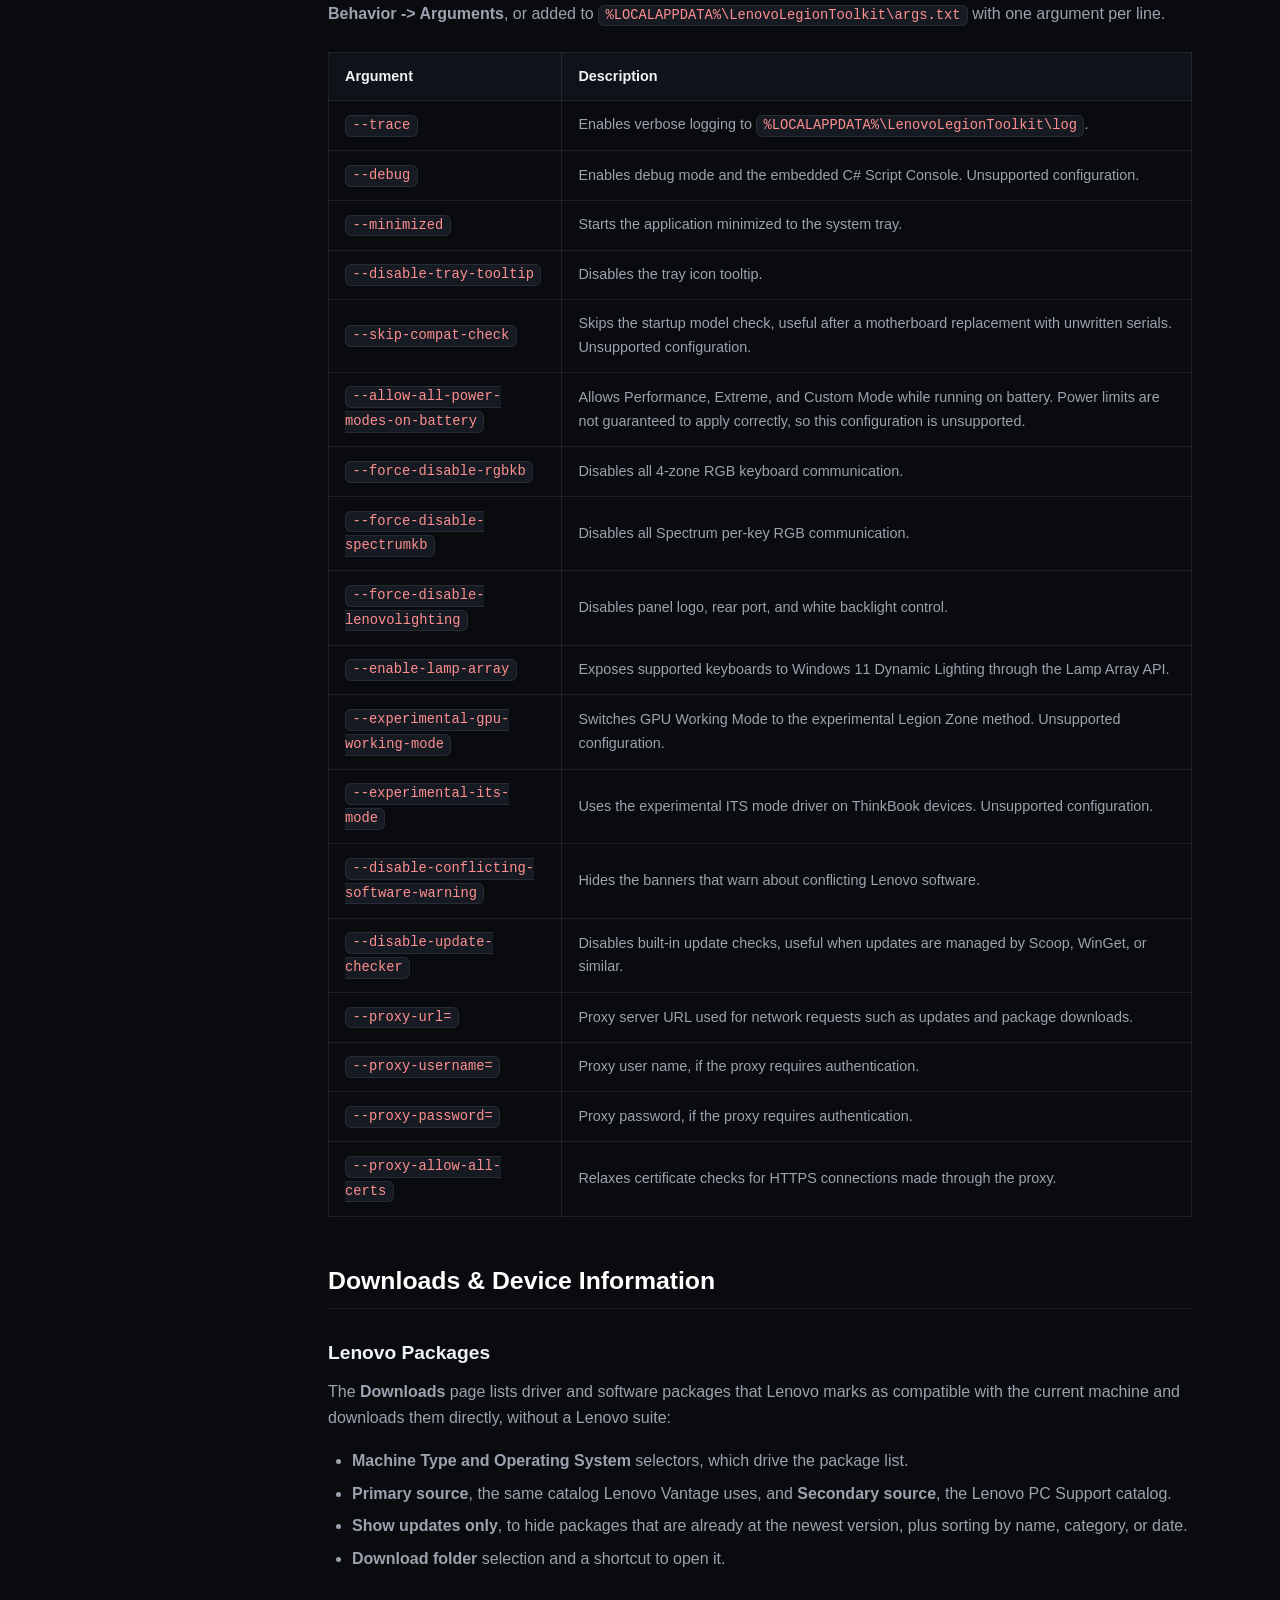
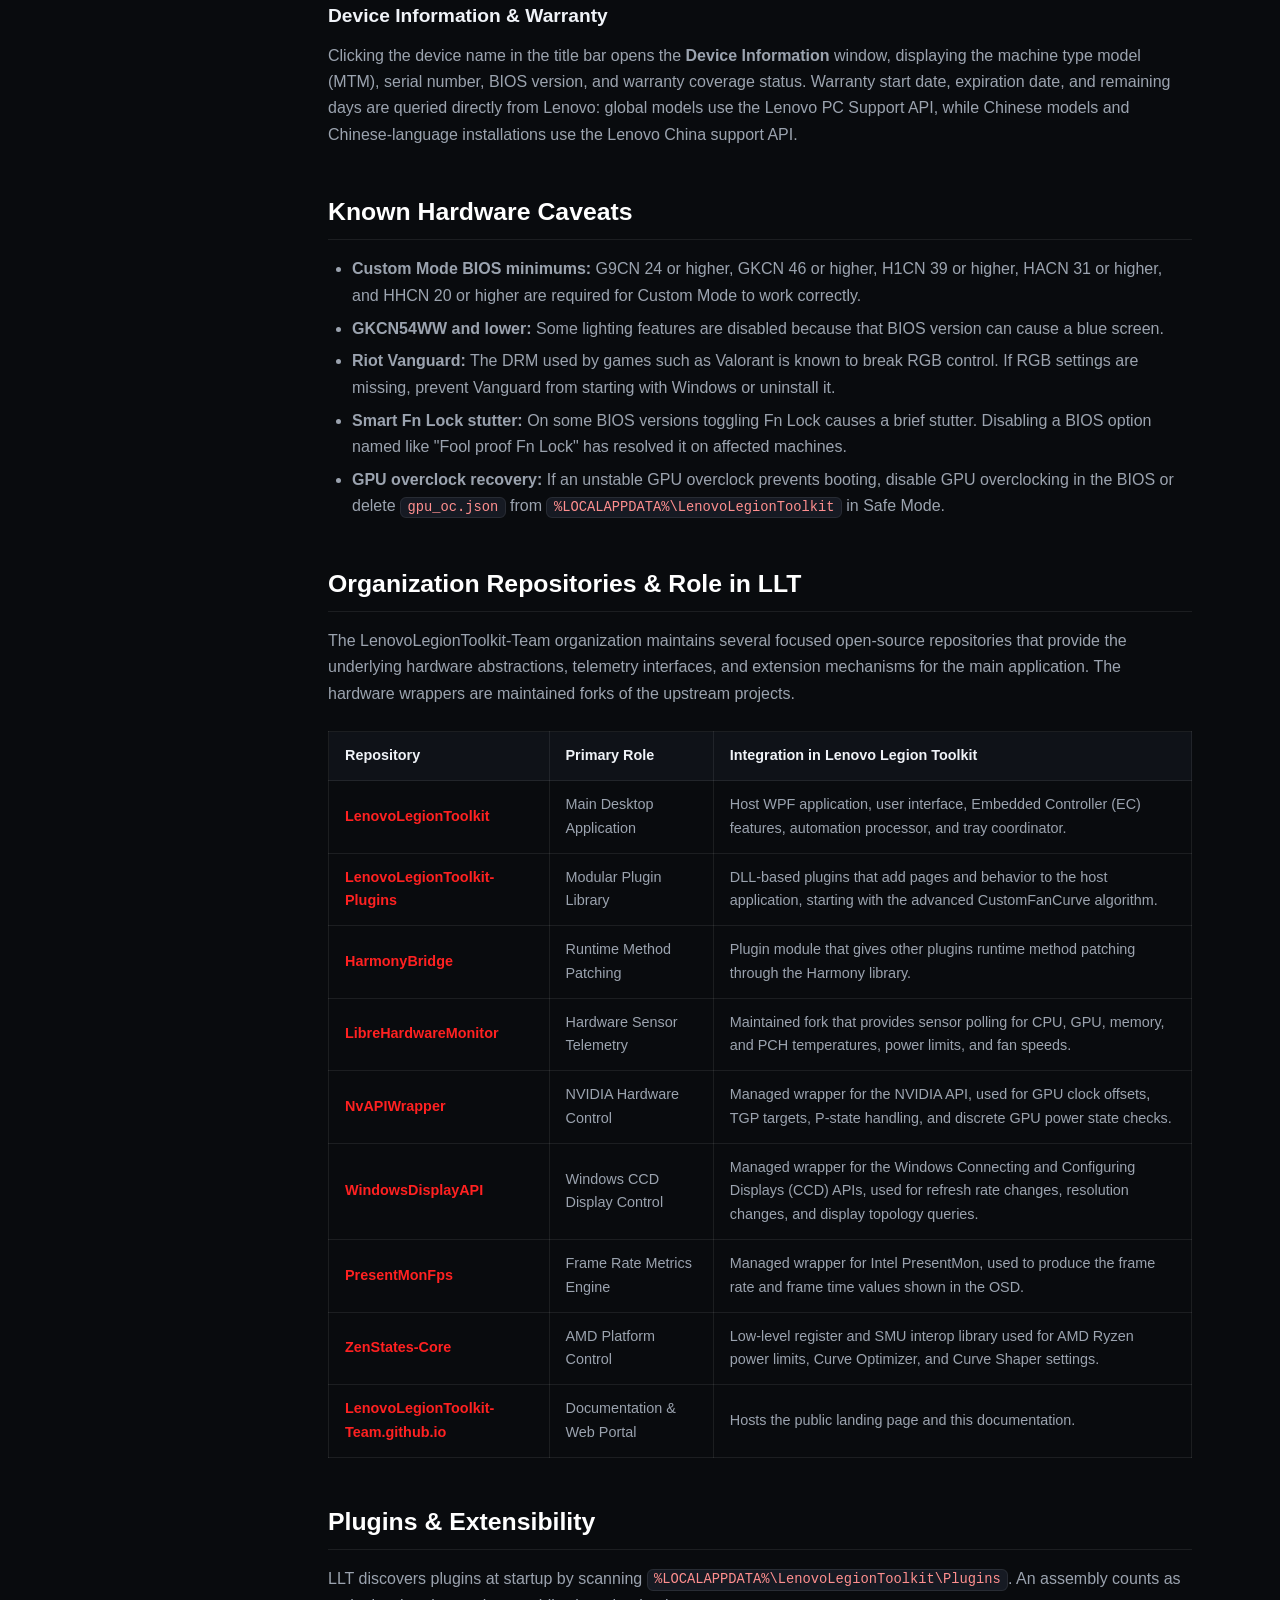
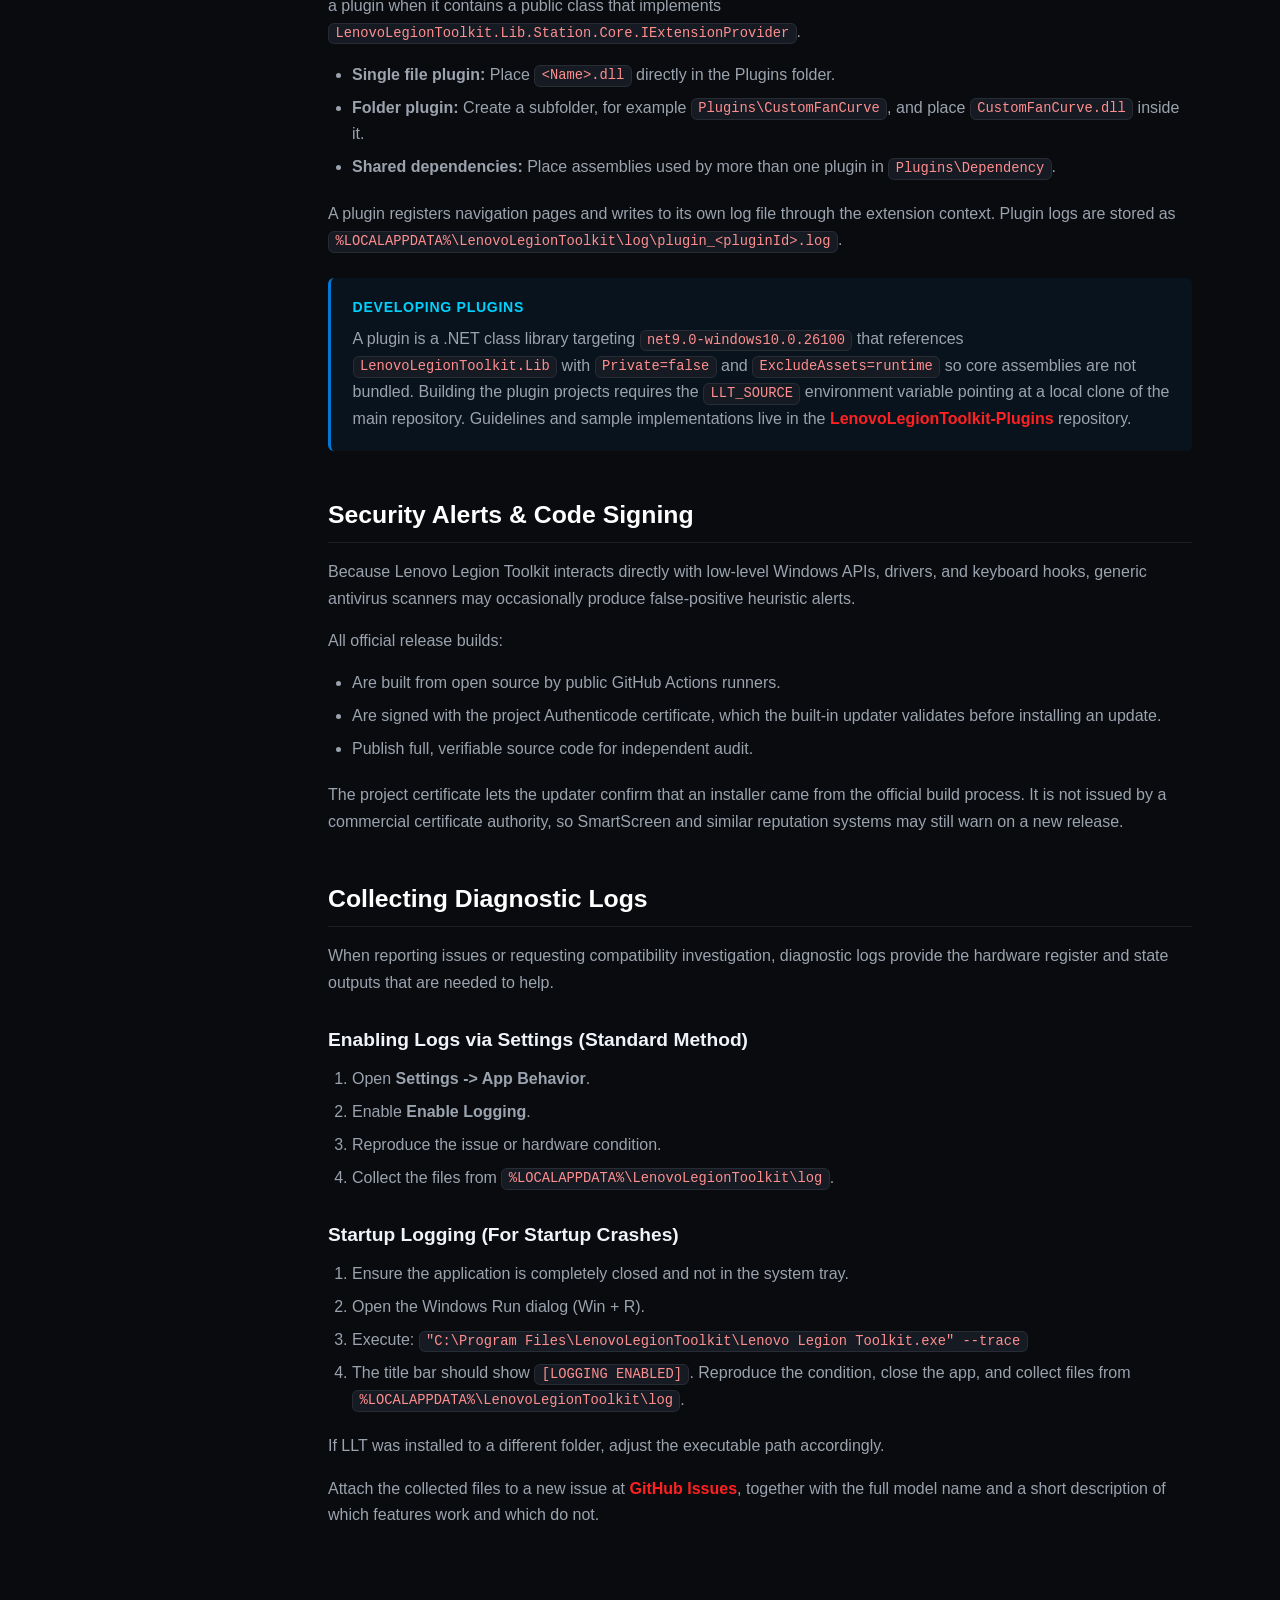
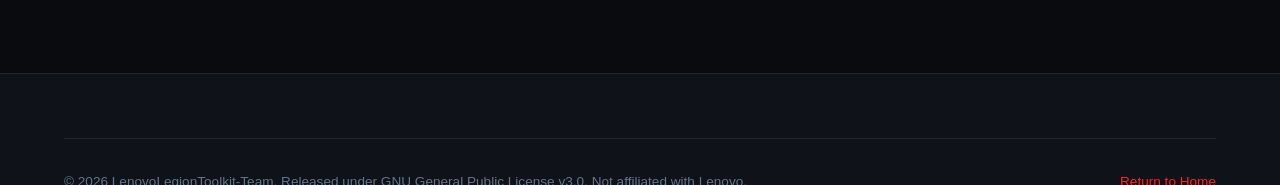
<file: wiki/index.html>
<!DOCTYPE html>
<html lang="en">
<head>
  <meta charset="UTF-8">
  <meta name="viewport" content="width=device-width, initial-scale=1.0">
  <title>Documentation - Lenovo Legion Toolkit</title>
  <meta name="description" content="Technical documentation, hardware configuration guides, and troubleshooting for Lenovo Legion Toolkit.">
  <link rel="icon" type="image/png" href="../assets/logo.png">
  <link rel="stylesheet" href="../style.css">
  <link rel="stylesheet" href="wiki.css">
</head>
<body class="wiki-body">

  <!-- Header -->
  <header class="wiki-header">
    <div class="wiki-header-container">
      <div class="wiki-brand-group">
        <button class="sidebar-toggle-btn" id="sidebarToggle" aria-label="Toggle navigation sidebar" aria-expanded="false" aria-controls="wikiSidebar">
          <svg width="20" height="20" viewBox="0 0 24 24" fill="none" stroke="currentColor" stroke-width="2">
            <line x1="3" y1="12" x2="21" y2="12"></line>
            <line x1="3" y1="6" x2="21" y2="6"></line>
            <line x1="3" y1="18" x2="21" y2="18"></line>
          </svg>
        </button>
        <a href="../" class="brand">
          <img src="../assets/logo.png" alt="Logo">
          <span>Legion <span class="accent">Toolkit</span></span>
        </a>
        <span class="wiki-badge">Documentation</span>
      </div>

      <nav class="wiki-nav-links">
        <a href="../">Home</a>
        <a href="../#support">Support</a>
        <a href="https://discord.gg/TB3ER8ZVdt" target="_blank" rel="noopener">Discord</a>
        <a href="https://github.com/LenovoLegionToolkit-Team/LenovoLegionToolkit" target="_blank" rel="noopener">GitHub</a>
      </nav>
    </div>
  </header>

  <div class="wiki-container">
    
    <!-- Sidebar Navigation -->
    <aside class="wiki-sidebar" id="wikiSidebar">
      <div class="wiki-search-box">
        <input type="text" id="wikiSearch" class="wiki-search-input" placeholder="Search documentation..." aria-label="Search documentation">
      </div>

      <div class="sidebar-section">
        <div class="sidebar-title">Getting Started</div>
        <ul class="sidebar-menu">
          <li><a href="#overview" class="sidebar-link active">Overview & Requirements</a></li>
          <li><a href="#installation" class="sidebar-link">Installation & Setup</a></li>
          <li><a href="#vantage-handling" class="sidebar-link">Handling Lenovo Software</a></li>
        </ul>
      </div>

      <div class="sidebar-section">
        <div class="sidebar-title">Hardware Control</div>
        <ul class="sidebar-menu">
          <li><a href="#power-modes" class="sidebar-link">Power Modes & Custom Tuning</a></li>
          <li><a href="#battery-control" class="sidebar-link">Battery & Charging</a></li>
          <li><a href="#fan-curves" class="sidebar-link">Custom Fan Curves</a></li>
          <li><a href="#gpu-display" class="sidebar-link">GPU Modes & Display</a></li>
          <li><a href="#lighting" class="sidebar-link">Keyboard & RGB Lighting</a></li>
        </ul>
      </div>

      <div class="sidebar-section">
        <div class="sidebar-title">Automation & Tools</div>
        <ul class="sidebar-menu">
          <li><a href="#actions" class="sidebar-link">Actions & Triggers</a></li>
          <li><a href="#smart-keys" class="sidebar-link">Smart Keys & Fn Shortcuts</a></li>
          <li><a href="#osd" class="sidebar-link">On-Screen Display & Sensors</a></li>
          <li><a href="#cli" class="sidebar-link">Command Line Interface (llt.exe)</a></li>
          <li><a href="#arguments" class="sidebar-link">CLI Arguments Reference</a></li>
        </ul>
      </div>

      <div class="sidebar-section">
        <div class="sidebar-title">Maintenance</div>
        <ul class="sidebar-menu">
          <li><a href="#downloads" class="sidebar-link">Downloads & Device Info</a></li>
          <li><a href="#known-issues" class="sidebar-link">Known Hardware Caveats</a></li>
        </ul>
      </div>

      <div class="sidebar-section">
        <div class="sidebar-title">Ecosystem & Repositories</div>
        <ul class="sidebar-menu">
          <li><a href="#ecosystem-repos" class="sidebar-link">Organization Repositories</a></li>
          <li><a href="#plugins-extensibility" class="sidebar-link">Plugins & Extensibility</a></li>
        </ul>
      </div>

      <div class="sidebar-section">
        <div class="sidebar-title">Troubleshooting</div>
        <ul class="sidebar-menu">
          <li><a href="#antivirus" class="sidebar-link">Security Alerts & Signing</a></li>
          <li><a href="#diagnostics" class="sidebar-link">Collecting Diagnostic Logs</a></li>
        </ul>
      </div>
    </aside>

    <!-- Main Content -->
    <article class="wiki-content">
      
      <div class="breadcrumb">
        <a href="../">Home</a>
        <span>/</span>
        <span>Documentation</span>
      </div>

      <!-- Overview -->
      <section id="overview">
        <h1>Lenovo Legion Toolkit Documentation</h1>
        <p class="wiki-lead">
          Technical reference and user manual for Lenovo Legion Toolkit (LLT), an open-source desktop utility for Lenovo gaming laptops that replaces Lenovo Vantage, Legion Zone, Legion Space, and Lenovo Hotkeys, and runs without background services or telemetry.
        </p>

        <h2>System Requirements</h2>
        <ul>
          <li><strong>Operating System:</strong> Windows 10 (version 19041 or higher) or Windows 11 (64-bit).</li>
          <li><strong>Architecture:</strong> x64 native. ARM64 is not supported.</li>
          <li><strong>Runtime:</strong> Microsoft .NET 9.0 Desktop Runtime, installed by setup when it is missing.</li>
          <li><strong>Privileges:</strong> Administrative privileges, required for hardware registers, drivers, and WMI access.</li>
          <li><strong>Accounts:</strong> A single administrator account. Multi-user installations are not supported and accounts without administrator rights will not work correctly.</li>
        </ul>

        <h2>Supported Devices</h2>
        <p>
          LLT is built for Lenovo Legion laptops and the Legion Go, together with similar devices such as LOQ, IdeaPad Gaming, Lenovo Slim, ThinkBook, YOGA, and XiaoXin, including the Chinese R-series and Y-series variants. Generations 6 (2021) through 11 (2026) are supported, and some features also work on Generation 5 (2020).
        </p>
        <p>
          Lenovo desktops and laptop families outside this list are out of scope. Individual features can still be missing on a supported model when its firmware does not report the required capability.
        </p>

        <div class="callout note">
          <div class="callout-title">Required Drivers on Clean Windows Installs</div>
          <p>
            If Windows was installed clean from official media, ensure the following drivers are installed from Lenovo Support so that hardware communication interfaces are active:
          </p>
          <ol>
            <li>Lenovo Energy Management</li>
            <li>Lenovo Vantage Gaming Feature Driver</li>
          </ol>
          <p>Note: These two drivers are not required on Generation 10 and newer hardware.</p>
        </div>
      </section>

      <!-- Installation -->
      <section id="installation">
        <h2>Installation & Setup</h2>
        <p>
          Download the latest installer from GitHub Releases and run it. Setup requests administrator rights and installs to <code>C:\Program Files\LenovoLegionToolkit</code> by default. The bundled .NET Desktop Runtime is installed when it is missing.
        </p>
        <p>
          Installing a newer version over an existing installation preserves settings, Custom Mode presets, Actions, Quick Actions, and macros. Configuration, logs, and plugins live in <code>%LOCALAPPDATA%\LenovoLegionToolkit</code>.
        </p>

        <h3>Recommended Configuration</h3>
        <p>
          Because the application does not install a Windows background service, it has to stay running to handle automated profile switching, Fn shortcuts, macros, and the on-screen display.
        </p>
        <ul>
          <li>Open <strong>Settings -> App Behavior</strong>.</li>
          <li>Set <strong>Autorun</strong> to start minimized to the tray at login. The delayed option is available for systems that need more time before hardware is reachable.</li>
          <li>Enable <strong>Minimize on Close</strong> so the tray icon stays available when the window is closed.</li>
        </ul>

        <h3>Updating</h3>
        <p>
          <strong>Settings -> Updates</strong> controls the update channel (Stable, Beta, or Dev), the check frequency, and the update method. Release installers are signed with the project certificate, and the built-in updater validates that signature before installing.
        </p>

        <div class="callout tip">
          <div class="callout-title">Package Managers</div>
          <p>
            If updates are managed by Scoop, WinGet, or a similar tool, start LLT with <code>--disable-update-checker</code> so the built-in updater does not compete with the package manager.
          </p>
        </div>
      </section>

      <!-- Handling Lenovo Software -->
      <section id="vantage-handling">
        <h2>Handling Lenovo Software</h2>
        <p>
          LLT replaces Lenovo Vantage, Legion Zone, Legion Space, and Lenovo Hotkeys, and running any of them alongside LLT causes conflicts. Vantage, Legion Zone, and Legion Space write to the same Embedded Controller (EC) registers, and Lenovo Hotkeys owns the Fn shortcuts. Some LLT controls also stay unavailable while their services are running.
        </p>
        <p>
          Uninstalling is not required. <strong>Settings -> Software Control</strong> exposes one toggle per suite, and only the suites that are installed are listed:
        </p>
        <ul>
          <li><strong>Disable Lenovo Vantage and ImController</strong></li>
          <li><strong>Disable Lenovo Hotkeys</strong>, which hands the Fn shortcuts over to LLT.</li>
          <li><strong>Disable Legion Zone</strong></li>
          <li><strong>Disable Legion Space</strong></li>
        </ul>
        <p>
          Disabling stops the related services, scheduled tasks, startup entries, and processes without removing files. Each toggle can be reverted from the same place.
        </p>
      </section>

      <!-- Power Modes -->
      <section id="power-modes">
        <h2>Power Modes & Custom Tuning</h2>
        <p>
          Lenovo firmware exposes native power states that change Embedded Controller thermal profiles and fan tables:
        </p>
        <table class="wiki-table">
          <thead>
            <tr>
              <th>Mode</th>
              <th>Internal state</th>
              <th>Value sent to the EC</th>
              <th>Description</th>
            </tr>
          </thead>
          <tbody>
            <tr>
              <td>Quiet</td>
              <td><code>Quiet</code> = 0</td>
              <td>1</td>
              <td>Lower power limits with a low acoustic profile.</td>
            </tr>
            <tr>
              <td>Balance</td>
              <td><code>Balance</code> = 1</td>
              <td>2</td>
              <td>Dynamic performance scaling according to system load.</td>
            </tr>
            <tr>
              <td>Performance</td>
              <td><code>Performance</code> = 2</td>
              <td>3</td>
              <td>Maximum sustained clock speeds with an aggressive fan curve. Requires the AC adapter.</td>
            </tr>
            <tr>
              <td>Extreme</td>
              <td><code>Extreme</code> = 223</td>
              <td>224</td>
              <td>Higher thermal envelope on models that report support for it.</td>
            </tr>
            <tr>
              <td>Custom Mode</td>
              <td><code>GodMode</code> = 254</td>
              <td>255</td>
              <td>User-defined power limits, thermal ceilings, and fan tables.</td>
            </tr>
          </tbody>
        </table>
        <p>
          The value written to the EC is the internal state plus one, applied through the <code>SetSmartFanMode</code> WMI call (writing 224 for Extreme). In Actions, the active power mode is exposed through the <code>LLT_POWER_MODE</code> environment variable with values 1 (Quiet), 2 (Balance), 3 (Performance), 223 (Extreme), and 255 (Custom).
        </p>
        <ul>
          <li>Performance, Extreme, and Custom Mode are refused while the AC adapter is disconnected, because power limits are not applied correctly on battery power.</li>
          <li>Custom Mode is skipped by the Fn+Q cycle unless the model exposes the <strong>Switch to Custom Mode with Fn+Q</strong> toggle in <strong>Settings -> Power</strong>.</li>
          <li>Extreme and Custom Mode are only offered on models whose firmware reports support for them.</li>
        </ul>

        <h3>Custom Mode Configuration</h3>
        <p>
          On laptops that support Custom Mode, the application provides granular configuration of hardware limits. Not all of these are available on every model:
        </p>
        <ul>
          <li><strong>CPU Long Term Power Limit (PL1):</strong> Sustained CPU power limit in watts.</li>
          <li><strong>CPU Short Term Power Limit (PL2):</strong> Boost power envelope for short bursts.</li>
          <li><strong>CPU Peak Power Limit (PL4):</strong> Instantaneous electrical burst ceiling.</li>
          <li><strong>CPU Temperature Limit:</strong> Thermal throttling ceiling for the processor.</li>
          <li><strong>GPU Configurable TGP:</strong> Target Graphics Power for discrete NVIDIA GPUs.</li>
          <li><strong>GPU Dynamic Boost:</strong> Additional cross-load wattage allocated from CPU to GPU under gaming workloads.</li>
          <li><strong>GPU Temperature Limit:</strong> Thermal ceiling for the discrete GPU where the firmware exposes it.</li>
        </ul>
      </section>

      <!-- Battery Control -->
      <section id="battery-control">
        <h2>Battery & Charging Controls</h2>
        <p>
          Battery parameters communicate with the battery charge controller through ACPI and driver interfaces.
        </p>
        
        <h3>Battery Charge Mode</h3>
        <p>
          The charge mode is a single setting with three values:
        </p>
        <ul>
          <li><strong>Normal:</strong> Charges to 100%.</li>
          <li><strong>Rapid Charge:</strong> Charges at the highest supported rate to reach a usable level quickly.</li>
          <li><strong>Conservation:</strong> Stops charging at a firmware-defined threshold to reduce degradation on constant AC power.</li>
        </ul>
        <p>
          Because these values are mutually exclusive, enabling Rapid Charge or Conservation Mode replaces the other one.
        </p>
        <ul>
          <li><strong>2021 and earlier models:</strong> Conservation Mode threshold is fixed at 60%.</li>
          <li><strong>2022 and later models:</strong> Conservation Mode threshold is fixed at 80%.</li>
        </ul>
        <div class="callout note">
          <div class="callout-title">Firmware Threshold Limitation</div>
          <p>
            The Conservation Mode percentage is set by the laptop Embedded Controller (EC) firmware. It cannot be altered by software on standard Legion and LOQ models.
          </p>
        </div>

        <h3>Overnight Battery Charging</h3>
        <p>
          When enabled, the device delays part of the charge while plugged in overnight, holding at around 80% and finishing to 100% by the time the laptop is used in the morning.
        </p>

        <h3>Charge Threshold</h3>
        <p>
          On devices whose Lenovo power management driver exposes the <code>PWRMGRV</code> charge threshold keys, LLT offers a separate <strong>Charge Threshold</strong> control with configurable <strong>Start</strong> and <strong>Stop</strong> percentages. The control is separate from the Battery Charge Mode setting.
        </p>
        <div class="callout warning">
          <div class="callout-title">Delayed Effect</div>
          <p>
            A new threshold takes effect after the battery is unplugged and drops below the configured stop value.
          </p>
        </div>
      </section>

      <!-- Fan Curves -->
      <section id="fan-curves">
        <h2>Custom Fan Curves</h2>
        <p>
          Custom fan table control is available in Custom Mode on Generation 7 (2022) and newer laptops whose firmware exposes fan table registers.
        </p>
        <ul>
          <li><strong>10-Point Fan Table:</strong> Configure fan speeds across temperature steps for CPU and GPU sensors.</li>
          <li><strong>Full Fan Speed:</strong> Overrides active curves and drives the fans to 100% until disabled.</li>
        </ul>
        <div class="callout warning">
          <div class="callout-title">Hardware Support Notice</div>
          <p>
            Custom fan curves cannot be applied to Quiet, Balance, or Performance modes, because those profiles use firmware fan tables stored in the BIOS. Fan control is not available on Generation 6 (2021) and older models.
          </p>
        </div>
      </section>

      <!-- GPU & Display -->
      <section id="gpu-display">
        <h2>GPU Working Modes & Display</h2>
        <p>
          The <strong>GPU Working Mode</strong> control switches the hardware multiplexer and discrete GPU power state. Which options are offered depends on the capabilities reported by the firmware:
        </p>
        <ul>
          <li><strong>dGPU:</strong> Only the discrete GPU drives the internal display. Switching to and from this mode requires a restart.</li>
          <li><strong>Hybrid:</strong> Both GPUs are enabled and Windows switches between them as needed.</li>
          <li><strong>Hybrid-iGPU:</strong> Only the integrated GPU is used, which minimizes power draw and noise. It takes effect once the discrete GPU stops working.</li>
          <li><strong>Hybrid-Auto:</strong> Uses the integrated GPU on battery and both GPUs on AC power. Connecting a non-standard adapter switches the system to Hybrid-iGPU Only.</li>
          <li><strong>UMA:</strong> Unified memory mode, switched through the BIOS setting on models that expose it.</li>
        </ul>
        <div class="callout note">
          <div class="callout-title">Restart Required</div>
          <p>
            Mode changes can request a restart. LLT asks before restarting, and the switch is only complete after the system has rebooted.
          </p>
        </div>

        <h3>Display Controls</h3>
        <ul>
          <li><strong>Refresh Rate:</strong> Switch between the refresh rates the panel reports, and keep unused rates out of the Fn+R cycle with <strong>Exclude Refresh Rates</strong>.</li>
          <li><strong>Resolution:</strong> Change the internal display resolution.</li>
          <li><strong>Display Overdrive:</strong> Reduces panel response time to limit ghosting on supported panels.</li>
          <li><strong>Auto Color Management:</strong> Toggles Windows Auto Color Management where the display supports it.</li>
          <li><strong>HDR:</strong> Enables or disables HDR on supported panels.</li>
        </ul>
      </section>

      <!-- Lighting -->
      <section id="lighting">
        <h2>Keyboard & RGB Lighting</h2>
        <p>
          The application talks to the keyboard controller directly and does not need any Lenovo suite for lighting control:
        </p>
        <ul>
          <li><strong>Spectrum Per-Key RGB:</strong> Individual key colors, effects, brightness, and hardware profiles.</li>
          <li><strong>4-Zone RGB:</strong> Color and effect assignments across four keyboard zones.</li>
          <li><strong>1-Level and 3-Level White Backlight:</strong> Brightness control for white backlit keyboards.</li>
          <li><strong>Chassis Lighting:</strong> Rear port illumination and lid panel logo lighting.</li>
        </ul>
        <p>
          Keyboards that require Corsair iCUE are not supported. Run <code>--force-disable-rgbkb</code>, <code>--force-disable-spectrumkb</code>, or <code>--force-disable-lenovolighting</code> when another RGB application has to own the hardware.
        </p>

        <h3>Windows Dynamic Lighting</h3>
        <p>
          On supported keyboards, <code>--enable-lamp-array</code> exposes the keyboard to Windows 11 Dynamic Lighting through the Lamp Array API. While this is enabled, the Keyboard page is replaced by a Lamp Array page and LLT does not use its own per-key or zone controls.
        </p>
      </section>

      <!-- Actions & Automation -->
      <section id="actions">
        <h2>Actions & Automation Triggers</h2>
        <p>
          The <strong>Actions</strong> page holds two kinds of pipeline. <strong>Actions</strong> run automatically when their trigger matches, and are evaluated from top to bottom whenever state changes. <strong>Quick Actions</strong> have no trigger and run manually from the tray menu, from Smart Keys, or from the CLI.
        </p>
        <p>
          Available triggers:
        </p>
        <ul>
          <li><strong>Power:</strong> AC adapter connected or disconnected, low-wattage adapter connected.</li>
          <li><strong>Battery:</strong> Charge percentage drops below or rises above a configured value.</li>
          <li><strong>Lid & Displays:</strong> Lid opened or closed, displays turned on or off, external display connected or disconnected, HDR on or off.</li>
          <li><strong>Network:</strong> Wi-Fi connected to a named SSID or disconnected.</li>
          <li><strong>Processes:</strong> A process starts or stops, including game detection.</li>
          <li><strong>Time:</strong> A fixed time, a time range, sunrise or sunset, or a periodic interval.</li>
          <li><strong>Session:</strong> Session locked or unlocked, user active or inactive.</li>
          <li><strong>State:</strong> Power mode, GPU Working Mode, ITS Mode, or Custom Mode preset changed.</li>
          <li><strong>Lifecycle:</strong> Application startup, resume from sleep, device connected or disconnected.</li>
        </ul>
        <p>
          Each pipeline can also run multiple steps in sequence, including delays, notifications, application launches, and hardware changes.
        </p>

        <h3>Game Detection</h3>
        <p>
          Game detection is configured in <strong>Settings -> App Behavior</strong> and offers these modes:
        </p>
        <ul>
          <li><strong>Automatic:</strong> Combines the methods below.</li>
          <li><strong>Discrete GPU:</strong> Reacts when a process starts using the discrete GPU.</li>
          <li><strong>Known Games:</strong> Reacts to games registered with Windows.</li>
          <li><strong>Game Mode:</strong> Reacts when Windows activates Game Mode for the foreground process.</li>
          <li><strong>Manual:</strong> Reacts to an explicit list of executable names.</li>
        </ul>
        <p>
          Actions, macros, and game triggers only run while LLT is running.
        </p>
      </section>

      <!-- Smart Keys -->
      <section id="smart-keys">
        <h2>Smart Keys & Fn Shortcuts</h2>
        <p>
          <strong>Settings -> Smart Keys</strong> lists the Fn hotkeys that LLT can intercept and lets each one run one or more Quick Actions instead of its default behavior.
        </p>
        <ul>
          <li><strong>Key Discovery:</strong> Press an Fn combination to find out whether it can be added as a Smart Key.</li>
          <li><strong>Mode:</strong> Choose how the key responds, including single press and double press.</li>
          <li><strong>Label and icon:</strong> Rename a key and change the icon used in the list.</li>
          <li><strong>Hidden keys:</strong> Right-click a key to hide it, and show hidden keys again from the same window.</li>
        </ul>
        <div class="callout note">
          <div class="callout-title">Lenovo Hotkeys Must Be Disabled</div>
          <p>
            While Lenovo Hotkeys is running it owns the Fn shortcuts, so Smart Keys, Key Discovery, and Exclude Refresh Rates have no effect. Disable it from <strong>Settings -> Software Control</strong>.
          </p>
        </div>
      </section>

      <!-- On-Screen Display -->
      <section id="osd">
        <h2>On-Screen Display & Sensors</h2>
        <p>
          The OSD is a floating overlay with live sensor readings. It is configured in <strong>Settings -> App Behavior</strong> through the <strong>On-Screen Display</strong> card, and it can also be shown or hidden from an Action.
        </p>
        <ul>
          <li><strong>Overlay style:</strong> A compact bar or a full panel.</li>
          <li><strong>Sensor items:</strong> Game metrics (FPS, 1% low, frame time), CPU (clock, utilization, temperature, power, voltage, fan), GPU (clock, utilization, temperature, VRAM utilization, VRAM temperature, power, fan), memory utilization and temperature, disk temperatures, and motherboard (PCH) temperature and fan.</li>
          <li><strong>Thresholds:</strong> Warning and critical colors for temperature, usage, and frame rate, including a minimum acceptable FPS and a maximum allowed gap between average and 1% low FPS.</li>
          <li><strong>Appearance:</strong> Background color and opacity, font size, corner radius, and separate colors for category, label, value, warning, and critical states.</li>
          <li><strong>Placement:</strong> Refresh interval, snapping threshold, position lock, and per-display positions that survive restarts.</li>
        </ul>
        <p>
          The sensor values come from the hardware sensor backend. Enable <strong>Hardware Sensors</strong> in <strong>Settings -> App Behavior</strong> to poll detailed temperatures, frequencies, and power limits, and use the Dashboard to build your own set of sensor readouts.
        </p>
      </section>

      <!-- CLI -->
      <section id="cli">
        <h2>Command Line Interface (llt.exe)</h2>
        <p>
          The CLI utility is located in the installation directory as <code>llt.exe</code>. It allows controlling toolkit functions from scripts, batch files, or terminal shortcuts, and it does not need to be run as Administrator.
        </p>
        <p>
          For the CLI to function, the main application must be running, and <strong>CLI</strong> must be enabled in <strong>Settings -> Integrations</strong>. The same page can add <code>llt.exe</code> to the user <code>PATH</code>.
        </p>

        <div class="code-block">
          <code># List supported features and read a value
llt feature --list
llt feature get power-mode

# List the accepted values, then set one
llt feature set power-mode --list
llt feature set power-mode performance

# Set Fn Lock and white backlight level
llt feature set fn-lock on
llt feature set white-keyboard-backlight low

# 4-zone RGB preset (1 to 4)
llt rgb set 1

# Spectrum profile (0 to 6) and brightness (0 to 9)
llt spectrum profile set 1
llt spectrum brightness set 5

# List and run a Quick Action by name
llt quickAction --list
llt quickAction "My Quick Action"</code>
        </div>

        <h3>Commands</h3>
        <ul>
          <li><code>llt feature --list</code>, <code>llt feature get &lt;name&gt;</code>, <code>llt feature set &lt;name&gt; --list</code>, <code>llt feature set &lt;name&gt; &lt;value&gt;</code></li>
          <li><code>llt quickAction --list</code>, <code>llt quickAction &lt;name&gt;</code></li>
          <li><code>llt rgb get</code>, <code>llt rgb set &lt;preset&gt;</code>, where the preset is 1 to 4.</li>
          <li><code>llt spectrum profile get</code>, <code>llt spectrum profile set &lt;profile&gt;</code>, where the profile is 0 to 6.</li>
          <li><code>llt spectrum brightness get</code>, <code>llt spectrum brightness set &lt;brightness&gt;</code>, where brightness is 0 to 9.</li>
        </ul>
        <p>
          Short aliases are accepted: <code>f</code> for <code>feature</code>, <code>qa</code> for <code>quickAction</code>, <code>r</code> for <code>rgb</code>, <code>g</code> for <code>get</code>, <code>s</code> for <code>set</code> or <code>spectrum</code> depending on its position, <code>p</code> for <code>profile</code>, and <code>b</code> for <code>brightness</code>.
        </p>

        <h3>Feature Names</h3>
        <p>
          Feature names are reported by <code>llt feature --list</code> and only include what the current machine supports:
        </p>
        <ul>
          <li><code>always-on-usb</code>, <code>battery</code>, <code>battery-night-charge</code>, <code>flip-to-start</code>, <code>fn-lock</code>, <code>hdr</code></li>
          <li><code>hybrid-mode</code>, <code>instant-boot</code>, <code>microphone</code>, <code>one-level-white-keyboard-backlight</code></li>
          <li><code>over-drive</code>, <code>panel-logo-backlight</code>, <code>ports-backlight</code>, <code>power-mode</code></li>
          <li><code>refresh-rate</code>, <code>resolution</code>, <code>speaker</code>, <code>touchpad-lock</code>, <code>win-key</code>, <code>white-keyboard-backlight</code></li>
        </ul>
      </section>

      <!-- CLI Arguments -->
      <section id="arguments">
        <h2>CLI Arguments Reference</h2>
        <p>
          Advanced startup arguments can be passed to <code>Lenovo Legion Toolkit.exe</code> directly, toggled in <strong>Settings -> App Behavior -> Arguments</strong>, or added to <code>%LOCALAPPDATA%\LenovoLegionToolkit\args.txt</code> with one argument per line.
        </p>
        <table class="wiki-table">
          <thead>
            <tr>
              <th>Argument</th>
              <th>Description</th>
            </tr>
          </thead>
          <tbody>
            <tr>
              <td><code>--trace</code></td>
              <td>Enables verbose logging to <code>%LOCALAPPDATA%\LenovoLegionToolkit\log</code>.</td>
            </tr>
            <tr>
              <td><code>--debug</code></td>
              <td>Enables debug mode and the embedded C# Script Console. Unsupported configuration.</td>
            </tr>
            <tr>
              <td><code>--minimized</code></td>
              <td>Starts the application minimized to the system tray.</td>
            </tr>
            <tr>
              <td><code>--disable-tray-tooltip</code></td>
              <td>Disables the tray icon tooltip.</td>
            </tr>
            <tr>
              <td><code>--skip-compat-check</code></td>
              <td>Skips the startup model check, useful after a motherboard replacement with unwritten serials. Unsupported configuration.</td>
            </tr>
            <tr>
              <td><code>--allow-all-power-modes-on-battery</code></td>
              <td>Allows Performance, Extreme, and Custom Mode while running on battery. Power limits are not guaranteed to apply correctly, so this configuration is unsupported.</td>
            </tr>
            <tr>
              <td><code>--force-disable-rgbkb</code></td>
              <td>Disables all 4-zone RGB keyboard communication.</td>
            </tr>
            <tr>
              <td><code>--force-disable-spectrumkb</code></td>
              <td>Disables all Spectrum per-key RGB communication.</td>
            </tr>
            <tr>
              <td><code>--force-disable-lenovolighting</code></td>
              <td>Disables panel logo, rear port, and white backlight control.</td>
            </tr>
            <tr>
              <td><code>--enable-lamp-array</code></td>
              <td>Exposes supported keyboards to Windows 11 Dynamic Lighting through the Lamp Array API.</td>
            </tr>
            <tr>
              <td><code>--experimental-gpu-working-mode</code></td>
              <td>Switches GPU Working Mode to the experimental Legion Zone method. Unsupported configuration.</td>
            </tr>
            <tr>
              <td><code>--experimental-its-mode</code></td>
              <td>Uses the experimental ITS mode driver on ThinkBook devices. Unsupported configuration.</td>
            </tr>
            <tr>
              <td><code>--disable-conflicting-software-warning</code></td>
              <td>Hides the banners that warn about conflicting Lenovo software.</td>
            </tr>
            <tr>
              <td><code>--disable-update-checker</code></td>
              <td>Disables built-in update checks, useful when updates are managed by Scoop, WinGet, or similar.</td>
            </tr>
            <tr>
              <td><code>--proxy-url=</code></td>
              <td>Proxy server URL used for network requests such as updates and package downloads.</td>
            </tr>
            <tr>
              <td><code>--proxy-username=</code></td>
              <td>Proxy user name, if the proxy requires authentication.</td>
            </tr>
            <tr>
              <td><code>--proxy-password=</code></td>
              <td>Proxy password, if the proxy requires authentication.</td>
            </tr>
            <tr>
              <td><code>--proxy-allow-all-certs</code></td>
              <td>Relaxes certificate checks for HTTPS connections made through the proxy.</td>
            </tr>
          </tbody>
        </table>
      </section>

      <!-- Downloads & Device Information -->
      <section id="downloads">
        <h2>Downloads & Device Information</h2>

        <h3>Lenovo Packages</h3>
        <p>
          The <strong>Downloads</strong> page lists driver and software packages that Lenovo marks as compatible with the current machine and downloads them directly, without a Lenovo suite:
        </p>
        <ul>
          <li><strong>Machine Type and Operating System</strong> selectors, which drive the package list.</li>
          <li><strong>Primary source</strong>, the same catalog Lenovo Vantage uses, and <strong>Secondary source</strong>, the Lenovo PC Support catalog.</li>
          <li><strong>Show updates only</strong>, to hide packages that are already at the newest version, plus sorting by name, category, or date.</li>
          <li><strong>Download folder</strong> selection and a shortcut to open it.</li>
        </ul>

        <h3>Device Information & Warranty</h3>
        <p>
          Clicking the device name in the title bar opens the <strong>Device Information</strong> window, displaying the machine type model (MTM), serial number, BIOS version, and warranty coverage status. Warranty start date, expiration date, and remaining days are queried directly from Lenovo: global models use the Lenovo PC Support API, while Chinese models and Chinese-language installations use the Lenovo China support API.
        </p>
      </section>

      <!-- Known Issues -->
      <section id="known-issues">
        <h2>Known Hardware Caveats</h2>
        <ul>
          <li><strong>Custom Mode BIOS minimums:</strong> G9CN 24 or higher, GKCN 46 or higher, H1CN 39 or higher, HACN 31 or higher, and HHCN 20 or higher are required for Custom Mode to work correctly.</li>
          <li><strong>GKCN54WW and lower:</strong> Some lighting features are disabled because that BIOS version can cause a blue screen.</li>
          <li><strong>Riot Vanguard:</strong> The DRM used by games such as Valorant is known to break RGB control. If RGB settings are missing, prevent Vanguard from starting with Windows or uninstall it.</li>
          <li><strong>Smart Fn Lock stutter:</strong> On some BIOS versions toggling Fn Lock causes a brief stutter. Disabling a BIOS option named like "Fool proof Fn Lock" has resolved it on affected machines.</li>
          <li><strong>GPU overclock recovery:</strong> If an unstable GPU overclock prevents booting, disable GPU overclocking in the BIOS or delete <code>gpu_oc.json</code> from <code>%LOCALAPPDATA%\LenovoLegionToolkit</code> in Safe Mode.</li>
        </ul>
      </section>

      <!-- Organization Repositories -->
      <section id="ecosystem-repos">
        <h2>Organization Repositories & Role in LLT</h2>
        <p>
          The LenovoLegionToolkit-Team organization maintains several focused open-source repositories that provide the underlying hardware abstractions, telemetry interfaces, and extension mechanisms for the main application. The hardware wrappers are maintained forks of the upstream projects.
        </p>

        <table class="wiki-table">
          <thead>
            <tr>
              <th>Repository</th>
              <th>Primary Role</th>
              <th>Integration in Lenovo Legion Toolkit</th>
            </tr>
          </thead>
          <tbody>
            <tr>
              <td><a href="https://github.com/LenovoLegionToolkit-Team/LenovoLegionToolkit" target="_blank" rel="noopener"><strong>LenovoLegionToolkit</strong></a></td>
              <td>Main Desktop Application</td>
              <td>Host WPF application, user interface, Embedded Controller (EC) features, automation processor, and tray coordinator.</td>
            </tr>
            <tr>
              <td><a href="https://github.com/LenovoLegionToolkit-Team/LenovoLegionToolkit-Plugins" target="_blank" rel="noopener"><strong>LenovoLegionToolkit-Plugins</strong></a></td>
              <td>Modular Plugin Library</td>
              <td>DLL-based plugins that add pages and behavior to the host application, starting with the advanced CustomFanCurve algorithm.</td>
            </tr>
            <tr>
              <td><a href="https://github.com/LenovoLegionToolkit-Team/HarmonyBridge" target="_blank" rel="noopener"><strong>HarmonyBridge</strong></a></td>
              <td>Runtime Method Patching</td>
              <td>Plugin module that gives other plugins runtime method patching through the Harmony library.</td>
            </tr>
            <tr>
              <td><a href="https://github.com/LenovoLegionToolkit-Team/LibreHardwareMonitor" target="_blank" rel="noopener"><strong>LibreHardwareMonitor</strong></a></td>
              <td>Hardware Sensor Telemetry</td>
              <td>Maintained fork that provides sensor polling for CPU, GPU, memory, and PCH temperatures, power limits, and fan speeds.</td>
            </tr>
            <tr>
              <td><a href="https://github.com/LenovoLegionToolkit-Team/NvAPIWrapper" target="_blank" rel="noopener"><strong>NvAPIWrapper</strong></a></td>
              <td>NVIDIA Hardware Control</td>
              <td>Managed wrapper for the NVIDIA API, used for GPU clock offsets, TGP targets, P-state handling, and discrete GPU power state checks.</td>
            </tr>
            <tr>
              <td><a href="https://github.com/LenovoLegionToolkit-Team/WindowsDisplayAPI" target="_blank" rel="noopener"><strong>WindowsDisplayAPI</strong></a></td>
              <td>Windows CCD Display Control</td>
              <td>Managed wrapper for the Windows Connecting and Configuring Displays (CCD) APIs, used for refresh rate changes, resolution changes, and display topology queries.</td>
            </tr>
            <tr>
              <td><a href="https://github.com/LenovoLegionToolkit-Team/PresentMonFps" target="_blank" rel="noopener"><strong>PresentMonFps</strong></a></td>
              <td>Frame Rate Metrics Engine</td>
              <td>Managed wrapper for Intel PresentMon, used to produce the frame rate and frame time values shown in the OSD.</td>
            </tr>
            <tr>
              <td><a href="https://github.com/LenovoLegionToolkit-Team/ZenStates-Core" target="_blank" rel="noopener"><strong>ZenStates-Core</strong></a></td>
              <td>AMD Platform Control</td>
              <td>Low-level register and SMU interop library used for AMD Ryzen power limits, Curve Optimizer, and Curve Shaper settings.</td>
            </tr>
            <tr>
              <td><a href="https://github.com/LenovoLegionToolkit-Team/LenovoLegionToolkit-Team.github.io" target="_blank" rel="noopener"><strong>LenovoLegionToolkit-Team.github.io</strong></a></td>
              <td>Documentation & Web Portal</td>
              <td>Hosts the public landing page and this documentation.</td>
            </tr>
          </tbody>
        </table>
      </section>

      <!-- Plugins & Extensibility -->
      <section id="plugins-extensibility">
        <h2>Plugins & Extensibility</h2>
        <p>
          LLT discovers plugins at startup by scanning <code>%LOCALAPPDATA%\LenovoLegionToolkit\Plugins</code>. An assembly counts as a plugin when it contains a public class that implements <code>LenovoLegionToolkit.Lib.Station.Core.IExtensionProvider</code>.
        </p>
        <ul>
          <li><strong>Single file plugin:</strong> Place <code>&lt;Name&gt;.dll</code> directly in the Plugins folder.</li>
          <li><strong>Folder plugin:</strong> Create a subfolder, for example <code>Plugins\CustomFanCurve</code>, and place <code>CustomFanCurve.dll</code> inside it.</li>
          <li><strong>Shared dependencies:</strong> Place assemblies used by more than one plugin in <code>Plugins\Dependency</code>.</li>
        </ul>
        <p>
          A plugin registers navigation pages and writes to its own log file through the extension context. Plugin logs are stored as <code>%LOCALAPPDATA%\LenovoLegionToolkit\log\plugin_&lt;pluginId&gt;.log</code>.
        </p>
        <div class="callout note">
          <div class="callout-title">Developing Plugins</div>
          <p>
            A plugin is a .NET class library targeting <code>net9.0-windows10.0.26100</code> that references <code>LenovoLegionToolkit.Lib</code> with <code>Private=false</code> and <code>ExcludeAssets=runtime</code> so core assemblies are not bundled. Building the plugin projects requires the <code>LLT_SOURCE</code> environment variable pointing at a local clone of the main repository. Guidelines and sample implementations live in the <a href="https://github.com/LenovoLegionToolkit-Team/LenovoLegionToolkit-Plugins" target="_blank" rel="noopener">LenovoLegionToolkit-Plugins</a> repository.
          </p>
        </div>
      </section>

      <!-- Security Alerts -->
      <section id="antivirus">
        <h2>Security Alerts & Code Signing</h2>
        <p>
          Because Lenovo Legion Toolkit interacts directly with low-level Windows APIs, drivers, and keyboard hooks, generic antivirus scanners may occasionally produce false-positive heuristic alerts.
        </p>
        <p>
          All official release builds:
        </p>
        <ul>
          <li>Are built from open source by public GitHub Actions runners.</li>
          <li>Are signed with the project Authenticode certificate, which the built-in updater validates before installing an update.</li>
          <li>Publish full, verifiable source code for independent audit.</li>
        </ul>
        <p>
          The project certificate lets the updater confirm that an installer came from the official build process. It is not issued by a commercial certificate authority, so SmartScreen and similar reputation systems may still warn on a new release.
        </p>
      </section>

      <!-- Diagnostic Logs -->
      <section id="diagnostics">
        <h2>Collecting Diagnostic Logs</h2>
        <p>
          When reporting issues or requesting compatibility investigation, diagnostic logs provide the hardware register and state outputs that are needed to help.
        </p>
        
        <h3>Enabling Logs via Settings (Standard Method)</h3>
        <ol>
          <li>Open <strong>Settings -> App Behavior</strong>.</li>
          <li>Enable <strong>Enable Logging</strong>.</li>
          <li>Reproduce the issue or hardware condition.</li>
          <li>Collect the files from <code>%LOCALAPPDATA%\LenovoLegionToolkit\log</code>.</li>
        </ol>

        <h3>Startup Logging (For Startup Crashes)</h3>
        <ol>
          <li>Ensure the application is completely closed and not in the system tray.</li>
          <li>Open the Windows Run dialog (Win + R).</li>
          <li>Execute: <code>"C:\Program Files\LenovoLegionToolkit\Lenovo Legion Toolkit.exe" --trace</code></li>
          <li>The title bar should show <code>[LOGGING ENABLED]</code>. Reproduce the condition, close the app, and collect files from <code>%LOCALAPPDATA%\LenovoLegionToolkit\log</code>.</li>
        </ol>
        <p>
          If LLT was installed to a different folder, adjust the executable path accordingly.
        </p>
        <p>
          Attach the collected files to a new issue at <a href="https://github.com/LenovoLegionToolkit-Team/LenovoLegionToolkit/issues" target="_blank" rel="noopener">GitHub Issues</a>, together with the full model name and a short description of which features work and which do not.
        </p>
      </section>

    </article>

  </div>

  <!-- Footer -->
  <footer class="site-footer">
    <div class="container">
      <div class="footer-bottom">
        <div>&copy; 2026 LenovoLegionToolkit-Team. Released under GNU General Public License v3.0. Not affiliated with Lenovo.</div>
        <div><a href="../">Return to Home</a></div>
      </div>
    </div>
  </footer>

  <script src="wiki.js"></script>
</body>
</html>
</file>
<file: style.css>
:root {
  /* Color Palette - Windows 11 Dark + Legion Crimson */
  --bg-base: #090B0E;
  --bg-surface: #0F1218;
  --bg-card: #161A23;
  --bg-card-hover: #1D222F;
  --bg-card-elevated: #222837;
  
  --border-subtle: rgba(255, 255, 255, 0.08);
  --border-medium: rgba(255, 255, 255, 0.14);
  --border-accent: rgba(255, 33, 33, 0.35);

  --accent-red: #FF2121;
  --accent-red-hover: #FF3B3B;
  --accent-red-glow: rgba(255, 33, 33, 0.22);
  --accent-blue: #0078D6;
  --accent-cyan: #00D2FF;

  --text-primary: #F0F3F8;
  --text-secondary: #9BA3AF;
  --text-muted: #64748B;
  
  --radius-sm: 6px;
  --radius-md: 10px;
  --radius-lg: 16px;
  --radius-full: 9999px;
  
  --container-width: 1200px;
  --font-sans: "Segoe UI Variable Text", "Segoe UI", -apple-system, BlinkMacSystemFont, "Inter", Roboto, sans-serif;
  --font-mono: Consolas, "Cascadia Code", "SFMono-Regular", Menlo, monospace;
}

* {
  box-sizing: border-box;
  margin: 0;
  padding: 0;
}

:focus-visible {
  outline: 2px solid var(--accent-cyan);
  outline-offset: 2px;
}

code {
  font-family: var(--font-mono);
  font-size: 0.9em;
  background: var(--bg-card-elevated);
  padding: 0.1rem 0.35rem;
  border-radius: 4px;
  color: #FF8F8F;
}

html {
  scroll-behavior: smooth;
  color-scheme: dark;
}

body {
  background-color: var(--bg-base);
  color: var(--text-primary);
  font-family: var(--font-sans);
  line-height: 1.6;
  overflow-x: hidden;
  -webkit-font-smoothing: antialiased;
}

/* Background Atmosphere Glows */
.ambient-glow-1 {
  position: absolute;
  top: -150px;
  left: 50%;
  transform: translateX(-50%);
  width: min(800px, 90vw);
  height: 500px;
  background: radial-gradient(circle, rgba(255, 33, 33, 0.12) 0%, rgba(0, 120, 214, 0.05) 50%, transparent 70%);
  pointer-events: none;
  z-index: 0;
  filter: blur(80px);
}

.ambient-glow-2 {
  position: absolute;
  top: 120vh;
  right: -100px;
  width: 600px;
  height: 600px;
  background: radial-gradient(circle, rgba(0, 132, 255, 0.08) 0%, transparent 60%);
  pointer-events: none;
  z-index: 0;
  filter: blur(90px);
}

/* Layout Container */
.container {
  width: 100%;
  max-width: var(--container-width);
  margin: 0 auto;
  padding: 0 1.5rem;
  position: relative;
  z-index: 1;
}

/* Header & Navigation */
header.navbar {
  position: sticky;
  top: 0;
  z-index: 100;
  background: rgba(9, 11, 14, 0.82);
  backdrop-filter: blur(14px);
  -webkit-backdrop-filter: blur(14px);
  border-bottom: 1px solid var(--border-subtle);
  transition: all 0.2s ease;
}

.nav-container {
  display: flex;
  align-items: center;
  justify-content: space-between;
  height: 72px;
}

.brand {
  display: flex;
  align-items: center;
  gap: 0.75rem;
  text-decoration: none;
  color: var(--text-primary);
  font-weight: 700;
  font-size: 1.15rem;
  letter-spacing: -0.01em;
}

.brand img {
  width: 32px;
  height: 32px;
  border-radius: 6px;
}

.brand span.accent {
  color: var(--accent-red);
}

nav.nav-links {
  display: flex;
  align-items: center;
  gap: 2rem;
}

nav.nav-links a {
  text-decoration: none;
  color: var(--text-secondary);
  font-size: 0.95rem;
  font-weight: 500;
  transition: color 0.15s ease;
}

nav.nav-links a:hover {
  color: var(--text-primary);
}

.nav-actions {
  display: flex;
  align-items: center;
  gap: 1rem;
}

/* Buttons */
.btn {
  display: inline-flex;
  align-items: center;
  justify-content: center;
  gap: 0.5rem;
  font-weight: 600;
  font-size: 0.95rem;
  padding: 0.65rem 1.35rem;
  border-radius: var(--radius-sm);
  text-decoration: none;
  cursor: pointer;
  transition: all 0.18s ease;
  border: 1px solid transparent;
}

.btn-primary {
  background: var(--accent-red);
  color: #FFFFFF;
  box-shadow: 0 4px 18px var(--accent-red-glow);
}

.btn-primary:hover {
  background: var(--accent-red-hover);
  box-shadow: 0 6px 24px rgba(255, 33, 33, 0.35);
  transform: translateY(-1px);
}

.btn-secondary {
  background: var(--bg-card);
  color: var(--text-primary);
  border: 1px solid var(--border-medium);
}

.btn-secondary:hover {
  background: var(--bg-card-hover);
  border-color: rgba(255, 255, 255, 0.25);
  color: #FFFFFF;
  transform: translateY(-1px);
}

.btn-sm {
  padding: 0.45rem 0.95rem;
  font-size: 0.88rem;
}

/* Mobile Nav Toggle */
.mobile-toggle {
  display: none;
  background: none;
  border: none;
  color: var(--text-primary);
  font-size: 1.5rem;
  cursor: pointer;
}

/* Hero Section */
.hero {
  padding: 5rem 0 3rem;
  text-align: center;
  position: relative;
}

.hero-badge {
  display: inline-flex;
  align-items: center;
  gap: 0.5rem;
  padding: 0.4rem 1rem;
  border-radius: var(--radius-full);
  background: rgba(255, 33, 33, 0.1);
  border: 1px solid var(--border-accent);
  color: #FFA5A5;
  font-size: 0.85rem;
  font-weight: 600;
  margin-bottom: 1.75rem;
  letter-spacing: 0.02em;
}

.hero h1 {
  font-size: clamp(2.5rem, 5vw, 4rem);
  font-weight: 800;
  line-height: 1.15;
  letter-spacing: -0.03em;
  margin-bottom: 1.5rem;
  color: #FFFFFF;
}

.hero h1 span.gradient-text {
  background: linear-gradient(135deg, #FFFFFF 30%, #FF6B6B 70%, var(--accent-red) 100%);
  -webkit-background-clip: text;
  -webkit-text-fill-color: transparent;
}

.hero-description {
  max-width: 680px;
  margin: 0 auto 2.5rem;
  color: var(--text-secondary);
  font-size: 1.15rem;
  line-height: 1.6;
}

.hero-cta {
  display: flex;
  align-items: center;
  justify-content: center;
  gap: 1rem;
  flex-wrap: wrap;
  margin-bottom: 3.5rem;
}

.version-subtext {
  display: block;
  font-size: 0.8rem;
  font-weight: 400;
  opacity: 0.85;
}

/* Hero Showcase App Mockup */
.showcase-wrapper {
  max-width: 1040px;
  margin: 0 auto;
  border-radius: var(--radius-lg);
  background: var(--bg-card);
  border: 1px solid var(--border-medium);
  box-shadow: 0 25px 50px -12px rgba(0, 0, 0, 0.65), 0 0 40px rgba(255, 33, 33, 0.08);
  overflow: hidden;
}

.window-header {
  display: flex;
  align-items: center;
  justify-content: space-between;
  padding: 0.85rem 1.25rem;
  background: var(--bg-surface);
  border-bottom: 1px solid var(--border-subtle);
}

.window-dots {
  display: flex;
  gap: 0.45rem;
}

.dot {
  width: 11px;
  height: 11px;
  border-radius: 50%;
}
.dot-red { background: #FF5F56; }
.dot-yellow { background: #FFBD2E; }
.dot-green { background: #27C93F; }

.window-title {
  font-size: 0.85rem;
  color: var(--text-muted);
  font-weight: 500;
  display: flex;
  align-items: center;
  gap: 0.5rem;
}

.showcase-tabs {
  display: flex;
  background: var(--bg-surface);
  padding: 0.4rem 1rem;
  gap: 0.5rem;
  overflow-x: auto;
  border-bottom: 1px solid var(--border-subtle);
}

.tab-btn {
  background: transparent;
  border: none;
  color: var(--text-secondary);
  padding: 0.5rem 0.95rem;
  font-size: 0.85rem;
  font-weight: 500;
  border-radius: var(--radius-sm);
  cursor: pointer;
  transition: all 0.15s ease;
  white-space: nowrap;
}

.tab-btn:hover {
  color: var(--text-primary);
  background: rgba(255, 255, 255, 0.04);
}

.tab-btn.active {
  color: #FFFFFF;
  background: var(--bg-card-elevated);
  box-shadow: 0 1px 3px rgba(0, 0, 0, 0.3);
}

.showcase-screen {
  padding: 0;
  background: #000000;
  display: flex;
  align-items: center;
  justify-content: center;
  min-height: 480px;
}

.showcase-screen img {
  width: 100%;
  height: auto;
  display: block;
}

/* Key Metrics Strip */
.metrics-strip {
  padding: 3.5rem 0;
  border-top: 1px solid var(--border-subtle);
  border-bottom: 1px solid var(--border-subtle);
  background: rgba(15, 18, 24, 0.5);
}

.metrics-grid {
  display: grid;
  grid-template-columns: repeat(4, 1fr);
  gap: 2rem;
  text-align: center;
}

.metric-item h3 {
  font-size: 2.25rem;
  font-weight: 800;
  color: var(--text-primary);
  margin-bottom: 0.35rem;
  letter-spacing: -0.02em;
}

.metric-item h3 span.accent {
  color: var(--accent-red);
}

.metric-item p {
  color: var(--text-muted);
  font-size: 0.92rem;
  font-weight: 500;
}

/* Section Common */
.section {
  padding: 6rem 0;
  position: relative;
}

.section-header {
  text-align: center;
  max-width: 650px;
  margin: 0 auto 4rem;
}

.section-tag {
  color: var(--accent-red);
  font-size: 0.85rem;
  font-weight: 700;
  text-transform: uppercase;
  letter-spacing: 0.1em;
  margin-bottom: 0.75rem;
}

.section-header h2 {
  font-size: 2.25rem;
  font-weight: 700;
  letter-spacing: -0.02em;
  margin-bottom: 1rem;
}

.section-header p {
  color: var(--text-secondary);
  font-size: 1.05rem;
}

/* Feature Cards Grid (G-Helper Inspired) */
.features-grid {
  display: grid;
  grid-template-columns: repeat(3, 1fr);
  gap: 1.75rem;
}

.feature-card {
  background: var(--bg-card);
  border: 1px solid var(--border-subtle);
  border-radius: var(--radius-md);
  padding: 2rem;
  transition: all 0.2s ease;
  position: relative;
  overflow: hidden;
}

.feature-card:hover {
  background: var(--bg-card-hover);
  border-color: var(--border-medium);
  transform: translateY(-3px);
  box-shadow: 0 12px 28px rgba(0, 0, 0, 0.35);
}

.feature-icon-wrapper {
  width: 48px;
  height: 48px;
  border-radius: var(--radius-sm);
  background: rgba(255, 33, 33, 0.1);
  border: 1px solid var(--border-accent);
  color: var(--accent-red);
  display: flex;
  align-items: center;
  justify-content: center;
  margin-bottom: 1.35rem;
}

.feature-icon-wrapper.blue {
  background: rgba(0, 120, 214, 0.12);
  border-color: rgba(0, 120, 214, 0.3);
  color: var(--accent-cyan);
}

.feature-icon-wrapper svg {
  width: 24px;
  height: 24px;
}

.feature-card h3 {
  font-size: 1.25rem;
  font-weight: 600;
  margin-bottom: 0.65rem;
  color: var(--text-primary);
}

.feature-card p {
  color: var(--text-secondary);
  font-size: 0.95rem;
  line-height: 1.55;
}

/* Comparison Table */
.comparison-card {
  background: var(--bg-card);
  border: 1px solid var(--border-subtle);
  border-radius: var(--radius-lg);
  overflow-x: auto;
  max-width: 900px;
  margin: 0 auto;
}

table.comp-table {
  width: 100%;
  min-width: 620px;
  border-collapse: collapse;
  text-align: left;
}

table.comp-table th, table.comp-table td {
  padding: 1.15rem 1.5rem;
  border-bottom: 1px solid var(--border-subtle);
}

table.comp-table th {
  background: var(--bg-surface);
  font-size: 0.95rem;
  font-weight: 600;
  color: var(--text-secondary);
}

table.comp-table th.highlight {
  color: #FFFFFF;
  background: rgba(255, 33, 33, 0.08);
}

table.comp-table td.highlight {
  background: rgba(255, 33, 33, 0.04);
  font-weight: 600;
  color: #FFFFFF;
}

.status-badge {
  display: inline-flex;
  align-items: center;
  gap: 0.35rem;
  font-size: 0.9rem;
}
.status-good { color: #4ADE80; }
.status-bad { color: #F87171; }

/* Compatibility Section */
.devices-grid {
  display: grid;
  grid-template-columns: repeat(3, 1fr);
  gap: 1.5rem;
  max-width: 1000px;
  margin: 0 auto;
}

.device-card {
  background: var(--bg-card);
  border: 1px solid var(--border-subtle);
  border-radius: var(--radius-md);
  padding: 1.75rem;
  text-align: left;
}

.device-card h4 {
  font-size: 1.15rem;
  font-weight: 600;
  margin-bottom: 0.5rem;
  color: var(--text-primary);
}

.device-card ul {
  list-style: none;
  color: var(--text-secondary);
  font-size: 0.9rem;
}

.device-card ul li {
  padding: 0.25rem 0;
  display: flex;
  align-items: flex-start;
  gap: 0.5rem;
}

.device-card ul li::before {
  content: "•";
  color: var(--accent-red);
  line-height: 1.6;
}

.section-note {
  max-width: 780px;
  margin: 2rem auto 0;
  text-align: center;
  color: var(--text-muted);
  font-size: 0.9rem;
}

/* Support Section */
.support-grid {
  display: grid;
  grid-template-columns: repeat(2, 1fr);
  gap: 1.5rem;
  max-width: 820px;
  margin: 0 auto;
}

.support-card {
  background: var(--bg-card);
  border: 1px solid var(--border-subtle);
  border-radius: var(--radius-md);
  padding: 2rem;
  display: flex;
  flex-direction: column;
  justify-content: space-between;
  transition: all 0.2s ease;
}

.support-card:hover {
  background: var(--bg-card-hover);
  border-color: var(--border-medium);
  transform: translateY(-2px);
}

.support-card h4 {
  font-size: 1.25rem;
  font-weight: 700;
  color: #FFFFFF;
  margin-bottom: 0.25rem;
}

.support-card-role {
  font-size: 0.8rem;
  font-weight: 700;
  text-transform: uppercase;
  letter-spacing: 0.08em;
  color: var(--accent-red);
  margin-bottom: 0.85rem;
}

.support-card p {
  color: var(--text-secondary);
  font-size: 0.92rem;
  line-height: 1.55;
  margin-bottom: 1.5rem;
}

.support-buttons {
  display: flex;
  gap: 0.75rem;
  flex-wrap: wrap;
}

/* FAQ Accordion */
.faq-list {
  max-width: 820px;
  margin: 0 auto;
  display: flex;
  flex-direction: column;
  gap: 1rem;
}

.faq-item {
  background: var(--bg-card);
  border: 1px solid var(--border-subtle);
  border-radius: var(--radius-md);
  overflow: hidden;
  transition: all 0.2s ease;
}

.faq-question {
  width: 100%;
  display: flex;
  align-items: center;
  justify-content: space-between;
  padding: 1.35rem 1.5rem;
  background: transparent;
  border: none;
  color: var(--text-primary);
  font-size: 1.05rem;
  font-weight: 600;
  text-align: left;
  cursor: pointer;
}

.faq-question svg {
  transition: transform 0.2s ease;
  color: var(--text-muted);
}

.faq-item.active .faq-question svg {
  transform: rotate(180deg);
  color: var(--accent-red);
}

.faq-answer {
  display: grid;
  grid-template-rows: 0fr;
  transition: grid-template-rows 0.25s ease, padding 0.25s ease;
  padding: 0 1.5rem;
  color: var(--text-secondary);
  font-size: 0.95rem;
  line-height: 1.6;
}

.faq-answer > p {
  overflow: hidden;
}

.faq-item.active .faq-answer {
  grid-template-rows: 1fr;
  padding: 0 1.5rem 1.5rem;
}

/* Footer */
footer.site-footer {
  background: var(--bg-surface);
  border-top: 1px solid var(--border-subtle);
  padding: 4rem 0 2rem;
  margin-top: 4rem;
}

.footer-top {
  display: flex;
  justify-content: space-between;
  align-items: flex-start;
  flex-wrap: wrap;
  gap: 2.5rem;
  margin-bottom: 3rem;
}

.footer-brand h4 {
  font-size: 1.25rem;
  font-weight: 700;
  margin-bottom: 0.5rem;
}

.footer-brand p {
  color: var(--text-muted);
  max-width: 380px;
  font-size: 0.9rem;
}

.footer-links-group {
  display: flex;
  gap: 3.5rem;
}

.footer-col h5 {
  font-size: 0.85rem;
  font-weight: 700;
  text-transform: uppercase;
  letter-spacing: 0.08em;
  color: var(--text-primary);
  margin-bottom: 1rem;
}

.footer-col ul {
  list-style: none;
  display: flex;
  flex-direction: column;
  gap: 0.65rem;
}

.footer-col a {
  text-decoration: none;
  color: var(--text-secondary);
  font-size: 0.9rem;
  transition: color 0.15s ease;
}

.footer-col a:hover {
  color: var(--accent-red);
}

.footer-bottom {
  border-top: 1px solid var(--border-subtle);
  padding-top: 2rem;
  display: flex;
  align-items: center;
  justify-content: space-between;
  color: var(--text-muted);
  font-size: 0.85rem;
  flex-wrap: wrap;
  gap: 1rem;
}

.footer-bottom a {
  color: var(--accent-red);
  text-decoration: none;
}

.footer-bottom a:hover {
  text-decoration: underline;
}

/* Ecosystem Cards */
.ecosystem-grid {
  display: grid;
  grid-template-columns: repeat(3, 1fr);
  gap: 1.5rem;
}

.ecosystem-card {
  background: var(--bg-card);
  border: 1px solid var(--border-subtle);
  border-radius: var(--radius-md);
  padding: 1.75rem;
  transition: all 0.2s ease;
  display: flex;
  flex-direction: column;
  justify-content: space-between;
}

.ecosystem-card:hover {
  background: var(--bg-card-hover);
  border-color: var(--border-medium);
  transform: translateY(-2px);
}

.ecosystem-card-header {
  margin-bottom: 0.75rem;
}

.ecosystem-card-tag {
  font-size: 0.75rem;
  font-weight: 700;
  text-transform: uppercase;
  letter-spacing: 0.08em;
  color: var(--accent-red);
  margin-bottom: 0.35rem;
}

.ecosystem-card h4 {
  font-size: 1.15rem;
  font-weight: 700;
  color: #FFFFFF;
}

.ecosystem-card p {
  color: var(--text-secondary);
  font-size: 0.92rem;
  line-height: 1.55;
  margin-bottom: 1.25rem;
  flex-grow: 1;
}

.ecosystem-card-link {
  color: var(--accent-cyan);
  font-size: 0.88rem;
  font-weight: 600;
  text-decoration: none;
  display: inline-flex;
  align-items: center;
  gap: 0.35rem;
  transition: color 0.15s ease;
}

.ecosystem-card-link:hover {
  color: #FFFFFF;
}

/* Responsive Media Queries */
@media (max-width: 960px) {
  .features-grid {
    grid-template-columns: repeat(2, 1fr);
  }
  .ecosystem-grid {
    grid-template-columns: repeat(2, 1fr);
  }
  .devices-grid {
    grid-template-columns: 1fr;
  }
  .metrics-grid {
    grid-template-columns: repeat(2, 1fr);
    gap: 1.5rem;
  }
}

@media (max-width: 768px) {
  nav.nav-links {
    display: none;
  }
  .mobile-toggle {
    display: block;
  }
  
  nav.nav-links.open {
    display: flex;
    flex-direction: column;
    position: absolute;
    top: 72px;
    left: 0;
    width: 100%;
    background: var(--bg-surface);
    border-bottom: 1px solid var(--border-medium);
    padding: 1.5rem;
    gap: 1.25rem;
  }
  
  .features-grid,
  .ecosystem-grid,
  .support-grid {
    grid-template-columns: 1fr;
  }
  
  .metrics-grid {
    grid-template-columns: 1fr 1fr;
  }
  
  .hero h1 {
    font-size: 2.25rem;
  }
  
  .footer-links-group {
    flex-direction: column;
    gap: 1.5rem;
  }
}
</file>
<file: wiki/wiki.css>
/* Wiki & Documentation Layout Styles */
:root {
  --sidebar-width: 280px;
}

body.wiki-body {
  background-color: var(--bg-base);
  color: var(--text-primary);
  font-family: var(--font-sans);
  line-height: 1.65;
}

/* Wiki Header Navigation */
.wiki-header {
  position: sticky;
  top: 0;
  z-index: 100;
  background: rgba(9, 11, 14, 0.92);
  backdrop-filter: blur(14px);
  -webkit-backdrop-filter: blur(14px);
  border-bottom: 1px solid var(--border-subtle);
  height: 64px;
}

.wiki-header-container {
  display: flex;
  align-items: center;
  justify-content: space-between;
  height: 100%;
  max-width: 1440px;
  margin: 0 auto;
  padding: 0 1.5rem;
}

.wiki-brand-group {
  display: flex;
  align-items: center;
  gap: 1.25rem;
}

.wiki-badge {
  font-size: 0.75rem;
  font-weight: 700;
  text-transform: uppercase;
  letter-spacing: 0.08em;
  padding: 0.2rem 0.55rem;
  border-radius: var(--radius-sm);
  background: var(--bg-card-elevated);
  color: var(--accent-red);
  border: 1px solid var(--border-medium);
}

.wiki-nav-links {
  display: flex;
  align-items: center;
  gap: 1.5rem;
}

.wiki-nav-links a {
  text-decoration: none;
  color: var(--text-secondary);
  font-size: 0.92rem;
  font-weight: 500;
  transition: color 0.15s ease;
}

.wiki-nav-links a:hover {
  color: var(--text-primary);
}

/* Wiki Layout Container */
.wiki-container {
  display: flex;
  max-width: 1440px;
  margin: 0 auto;
  min-height: calc(100vh - 64px);
  position: relative;
}

/* Sidebar Navigation */
aside.wiki-sidebar {
  width: var(--sidebar-width);
  min-width: var(--sidebar-width);
  border-right: 1px solid var(--border-subtle);
  background: var(--bg-surface);
  position: sticky;
  top: 64px;
  height: calc(100vh - 64px);
  overflow-y: auto;
  padding: 1.5rem 1rem 2rem;
}

.wiki-search-box {
  margin-bottom: 1.5rem;
}

.wiki-search-input {
  width: 100%;
  background: var(--bg-card);
  border: 1px solid var(--border-medium);
  border-radius: var(--radius-sm);
  padding: 0.55rem 0.85rem;
  color: var(--text-primary);
  font-size: 0.88rem;
  transition: border-color 0.15s ease;
}

.wiki-search-input:focus {
  border-color: var(--accent-red);
}

.sidebar-section {
  margin-bottom: 1.5rem;
}

.sidebar-title {
  font-size: 0.75rem;
  font-weight: 700;
  text-transform: uppercase;
  letter-spacing: 0.08em;
  color: var(--text-muted);
  margin-bottom: 0.65rem;
  padding: 0 0.5rem;
}

.sidebar-menu {
  list-style: none;
  display: flex;
  flex-direction: column;
  gap: 0.2rem;
}

.sidebar-link {
  display: block;
  padding: 0.4rem 0.65rem;
  color: var(--text-secondary);
  text-decoration: none;
  font-size: 0.88rem;
  font-weight: 500;
  border-radius: var(--radius-sm);
  border-left: 2px solid transparent;
  transition: all 0.15s ease;
}

.sidebar-link:hover {
  color: var(--text-primary);
  background: var(--bg-card);
}

.sidebar-link.active {
  color: #FFFFFF;
  background: var(--bg-card-elevated);
  font-weight: 600;
  border-left: 2px solid var(--accent-red);
}

/* Main Documentation Content */
article.wiki-content {
  flex: 1;
  max-width: 960px;
  padding: 2.5rem 3rem 4rem;
}

.wiki-content section a {
  color: var(--accent-red);
  font-weight: 600;
  text-decoration: none;
}

.wiki-content section a:hover {
  text-decoration: underline;
}

.breadcrumb {
  display: flex;
  align-items: center;
  gap: 0.5rem;
  font-size: 0.82rem;
  color: var(--text-muted);
  margin-bottom: 1.5rem;
}

.breadcrumb a {
  color: var(--text-muted);
  text-decoration: none;
}

.breadcrumb a:hover {
  color: var(--text-primary);
}

.wiki-content h1 {
  font-size: 2.35rem;
  font-weight: 800;
  letter-spacing: -0.02em;
  margin-bottom: 0.85rem;
  color: #FFFFFF;
}

.wiki-lead {
  font-size: 1.12rem;
  color: var(--text-secondary);
  margin-bottom: 2rem;
  line-height: 1.6;
}

.wiki-content h2 {
  font-size: 1.55rem;
  font-weight: 700;
  margin: 2.75rem 0 1rem;
  padding-bottom: 0.4rem;
  border-bottom: 1px solid var(--border-subtle);
  color: #FFFFFF;
}

.wiki-content h3 {
  font-size: 1.2rem;
  font-weight: 600;
  margin: 1.75rem 0 0.65rem;
  color: var(--text-primary);
}

.wiki-content p {
  margin-bottom: 1rem;
  color: var(--text-secondary);
}

.wiki-content ul, .wiki-content ol {
  margin: 0 0 1.25rem 1.5rem;
  color: var(--text-secondary);
}

.wiki-content li {
  margin-bottom: 0.4rem;
}

/* Code Blocks & Inlines */
.wiki-content code {
  font-family: var(--font-mono);
  font-size: 0.86rem;
  background: var(--bg-card);
  padding: 0.15rem 0.4rem;
  border-radius: var(--radius-sm);
  border: 1px solid var(--border-subtle);
  color: #FF8F8F;
  overflow-wrap: break-word;
}

.code-block {
  background: var(--bg-surface);
  border: 1px solid var(--border-subtle);
  border-radius: var(--radius-sm);
  padding: 1rem;
  margin: 1rem 0 1.5rem;
  overflow-x: auto;
}

.code-block code {
  display: block;
  background: transparent;
  padding: 0;
  border: none;
  color: var(--text-primary);
  font-size: 0.86rem;
  white-space: pre;
  overflow-wrap: normal;
}

/* Callout Boxes */
.callout {
  padding: 1.15rem 1.35rem;
  border-radius: var(--radius-sm);
  margin: 1.5rem 0;
  border-left: 3px solid transparent;
  background: var(--bg-card);
}

.callout-title {
  font-size: 0.88rem;
  font-weight: 700;
  text-transform: uppercase;
  letter-spacing: 0.05em;
  margin-bottom: 0.4rem;
}

.callout.note {
  border-left-color: var(--accent-blue);
  background: rgba(0, 120, 214, 0.08);
}
.callout.note .callout-title { color: var(--accent-cyan); }

.callout.warning {
  border-left-color: #EAB308;
  background: rgba(234, 179, 8, 0.08);
}
.callout.warning .callout-title { color: #FACC15; }

.callout.tip {
  border-left-color: #22C55E;
  background: rgba(34, 197, 94, 0.08);
}
.callout.tip .callout-title { color: #4ADE80; }

.callout p:last-child {
  margin-bottom: 0;
}

/* Reference Tables */
.wiki-table {
  width: 100%;
  border-collapse: collapse;
  margin: 1.5rem 0;
}

.wiki-table th, .wiki-table td {
  padding: 0.75rem 1rem;
  border: 1px solid var(--border-subtle);
  text-align: left;
  font-size: 0.9rem;
  overflow-wrap: break-word;
}

.wiki-table th {
  background: var(--bg-surface);
  color: var(--text-primary);
  font-weight: 600;
}

.wiki-table td {
  color: var(--text-secondary);
}

/* Mobile Sidebar Toggle */
.sidebar-toggle-btn {
  display: none;
  background: none;
  border: none;
  color: var(--text-primary);
  font-size: 1.25rem;
  cursor: pointer;
}

@media (max-width: 900px) {
  .wiki-container {
    flex-direction: column;
  }

  aside.wiki-sidebar {
    width: 100%;
    min-width: 100%;
    position: static;
    height: auto;
    border-right: none;
    border-bottom: 1px solid var(--border-subtle);
    display: none;
  }

  aside.wiki-sidebar.open {
    display: block;
  }

  .sidebar-toggle-btn {
    display: block;
  }

  article.wiki-content {
    padding: 2rem 1.5rem;
  }
}
</file>
